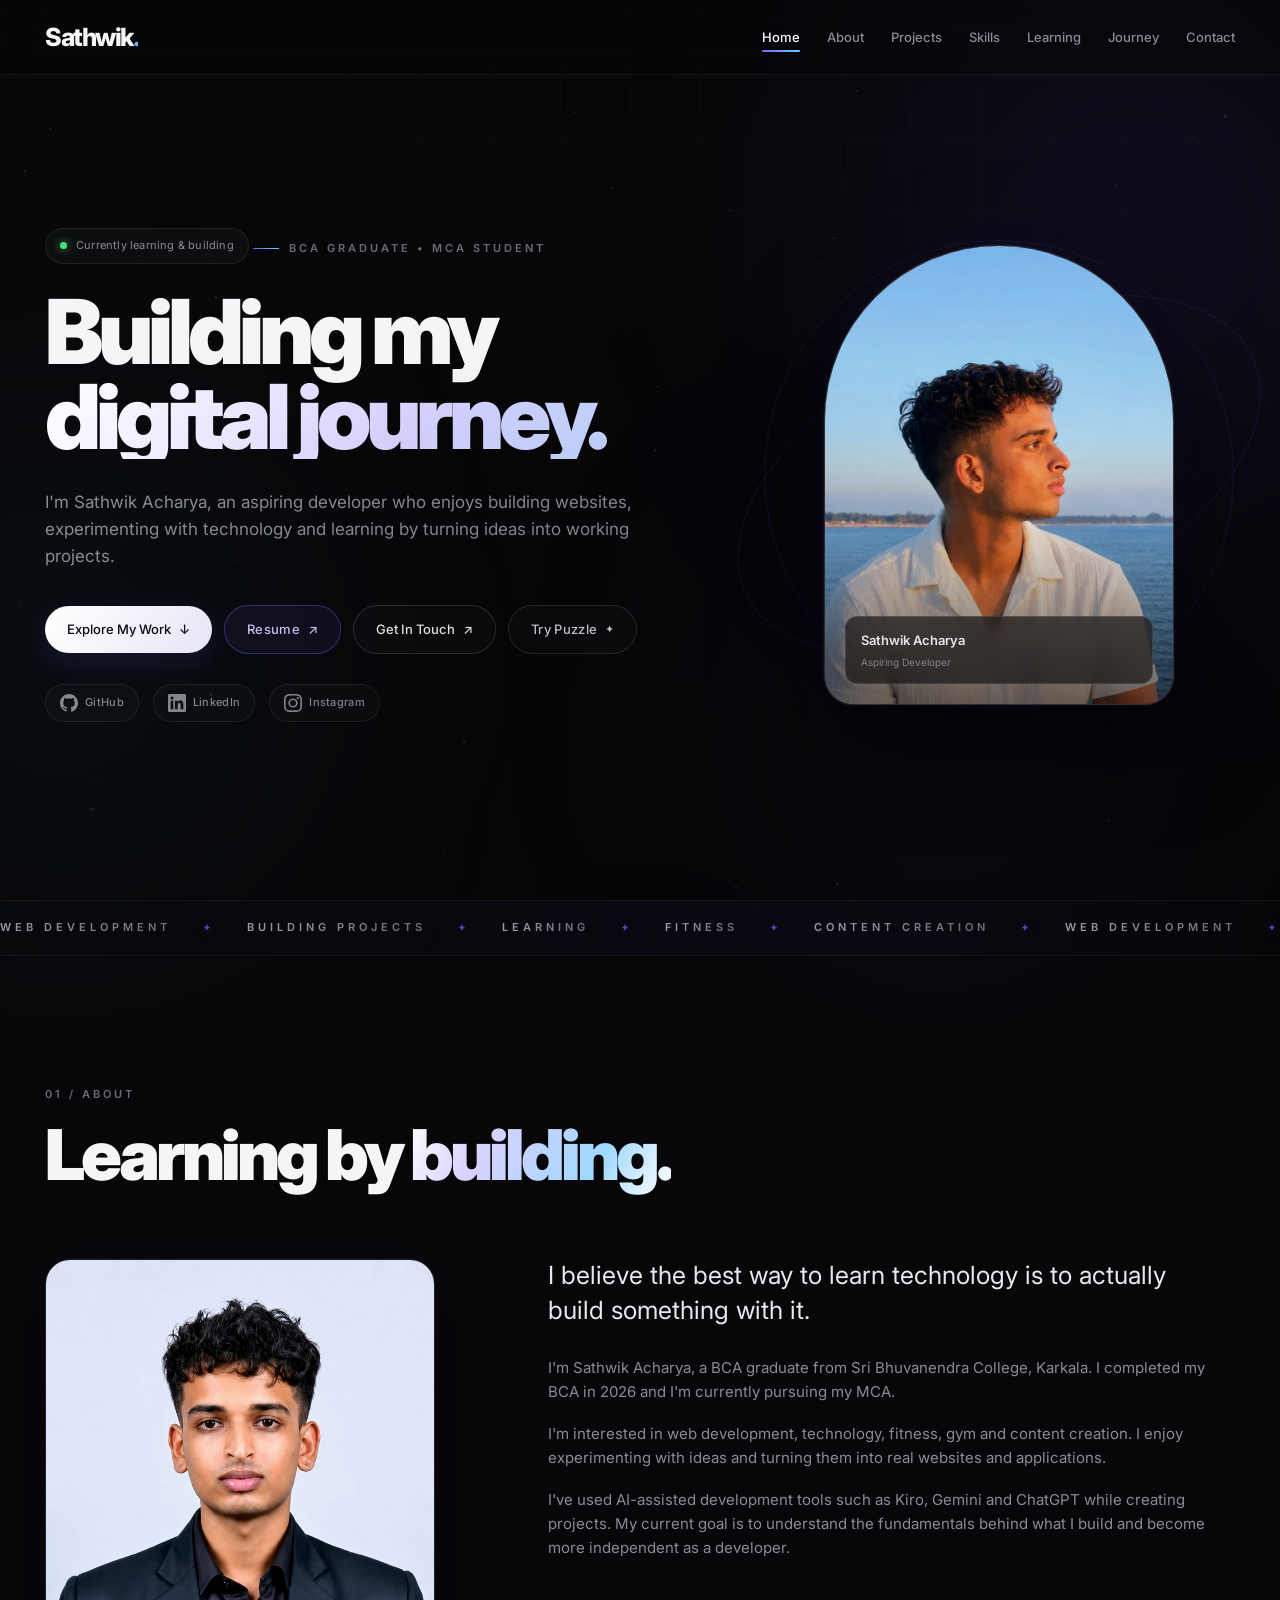
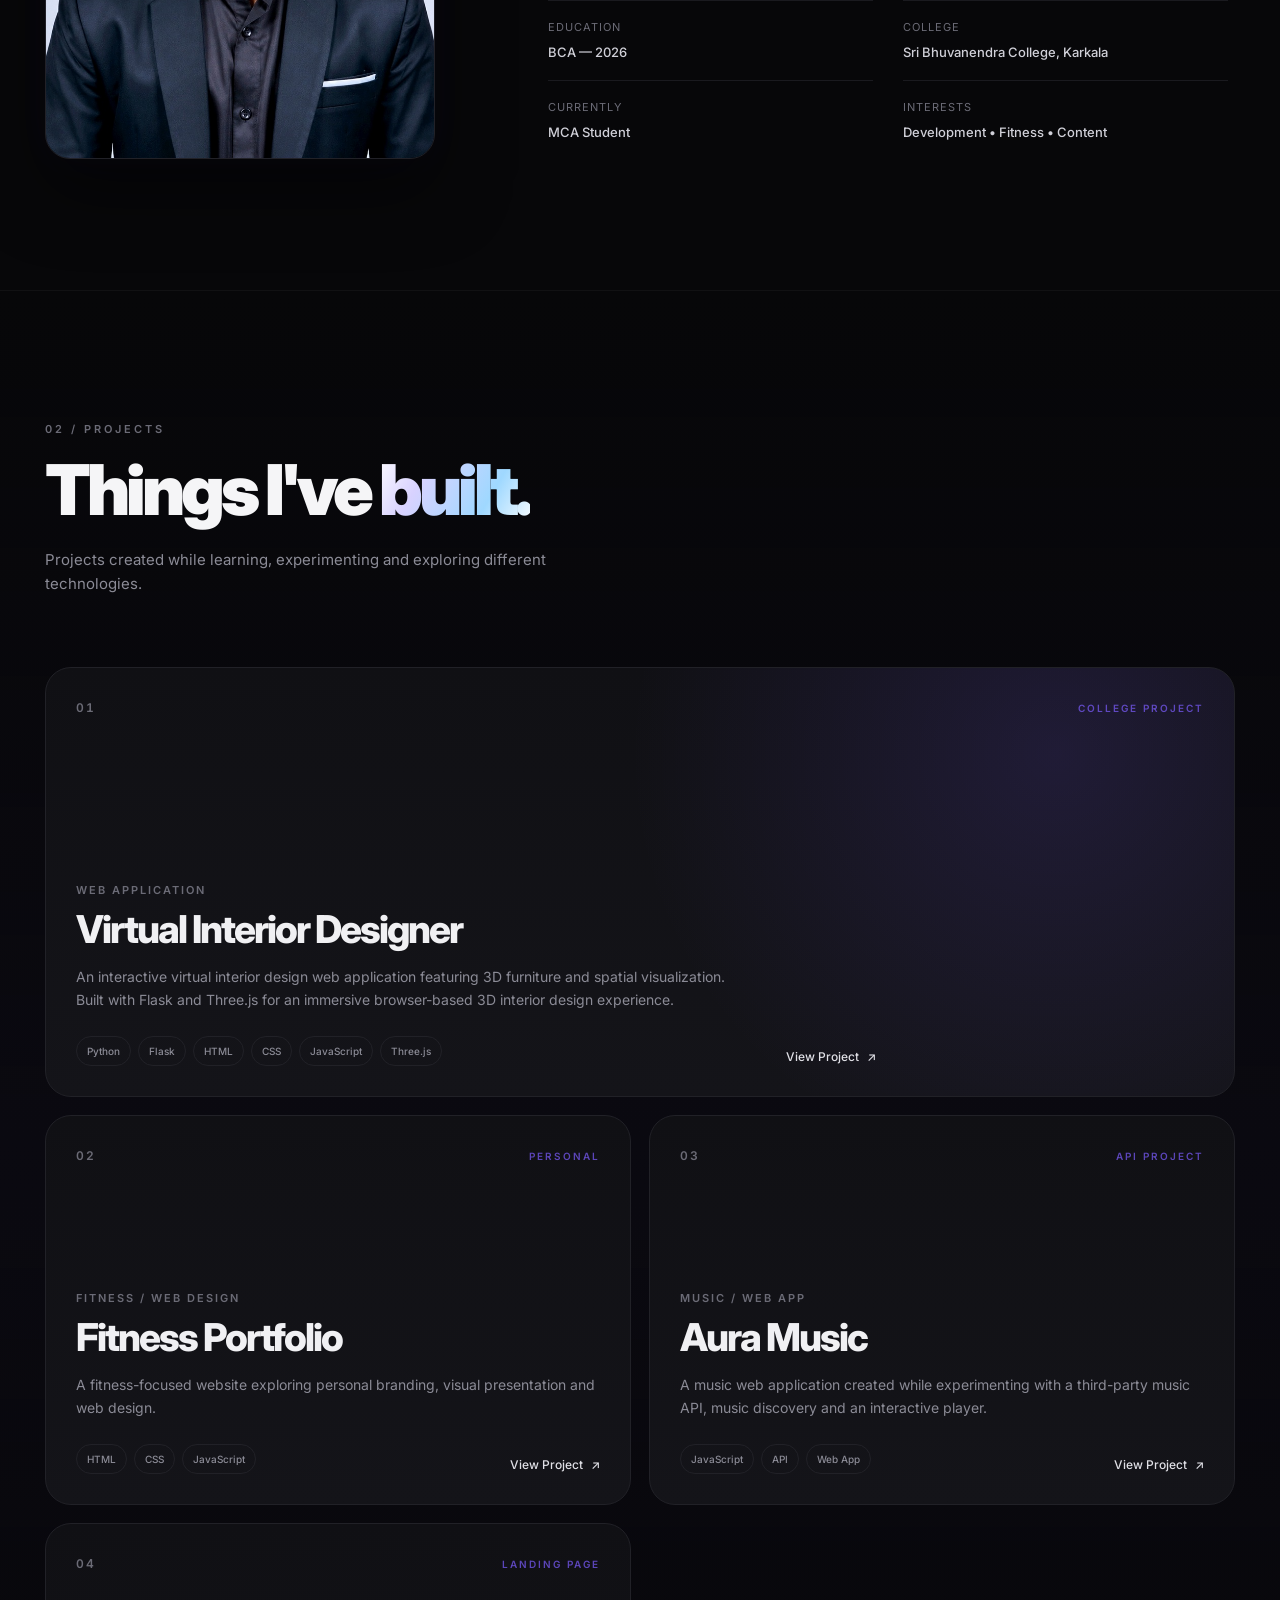
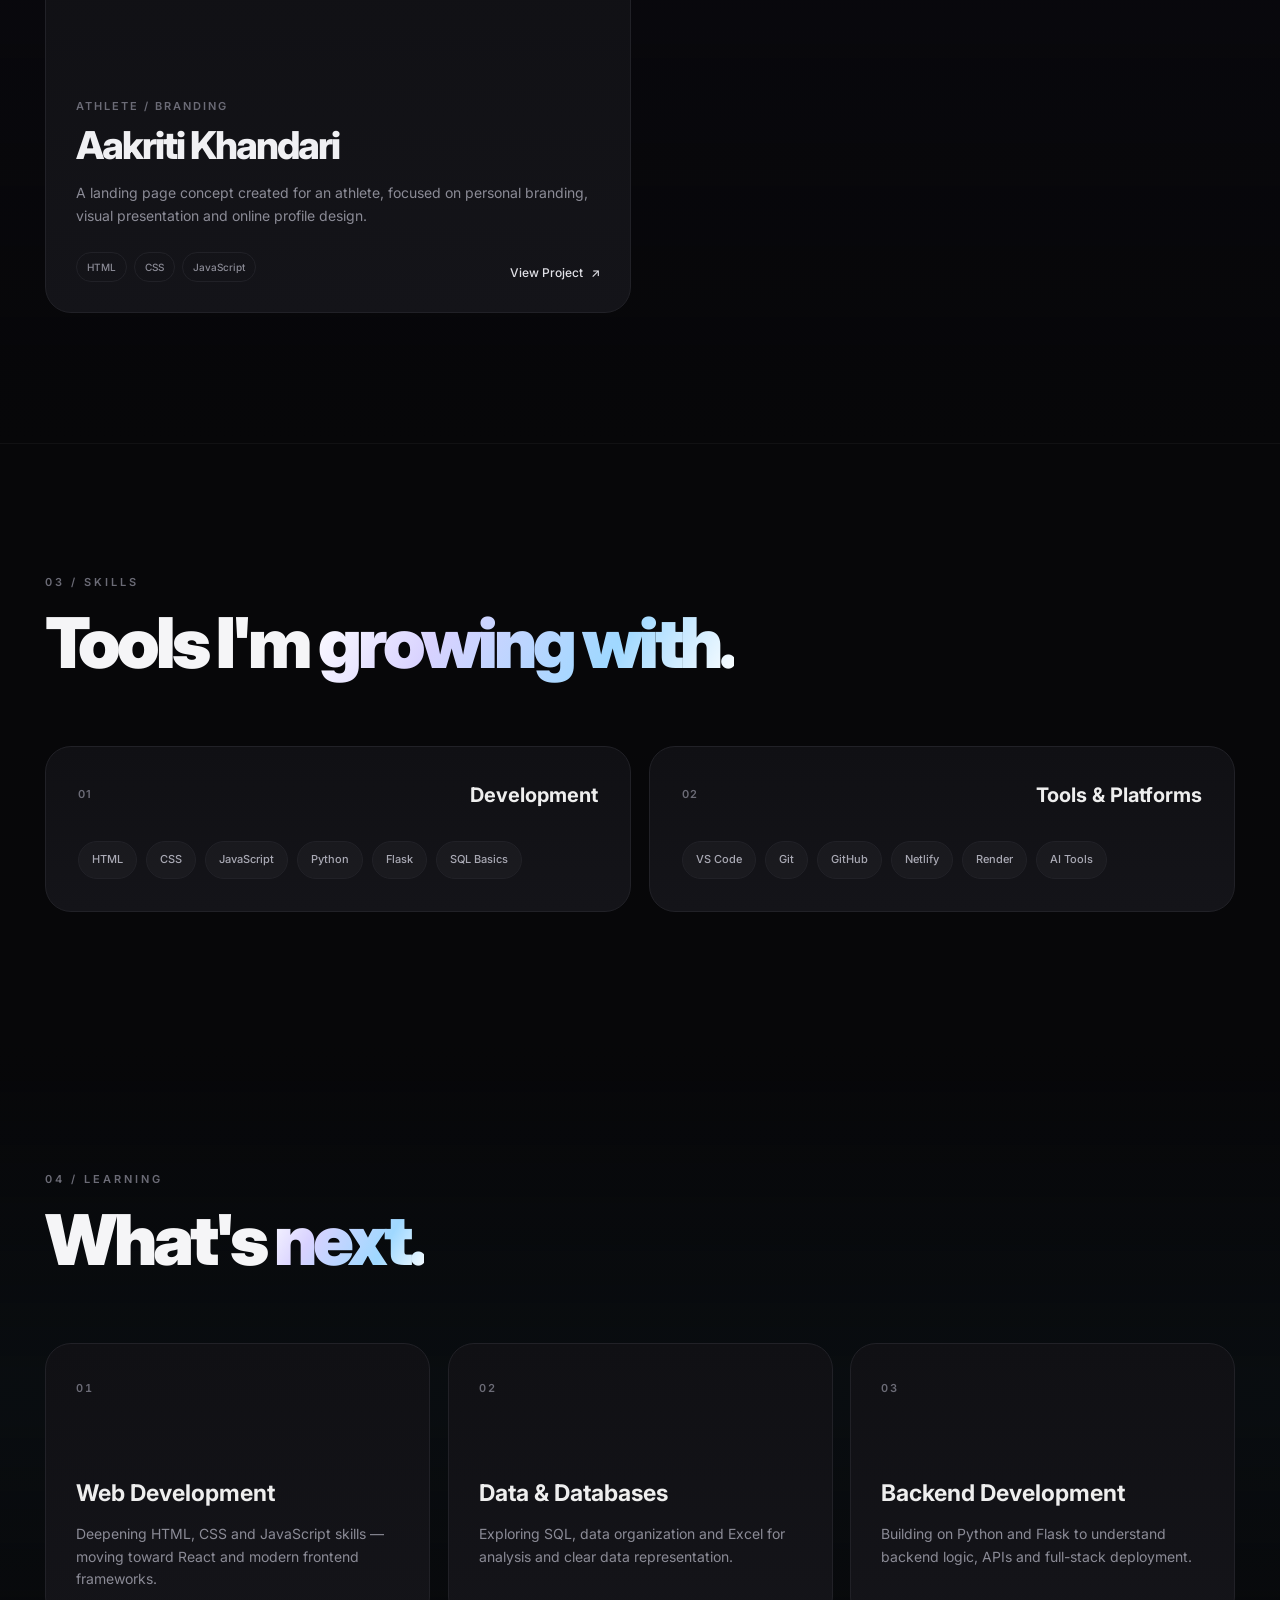
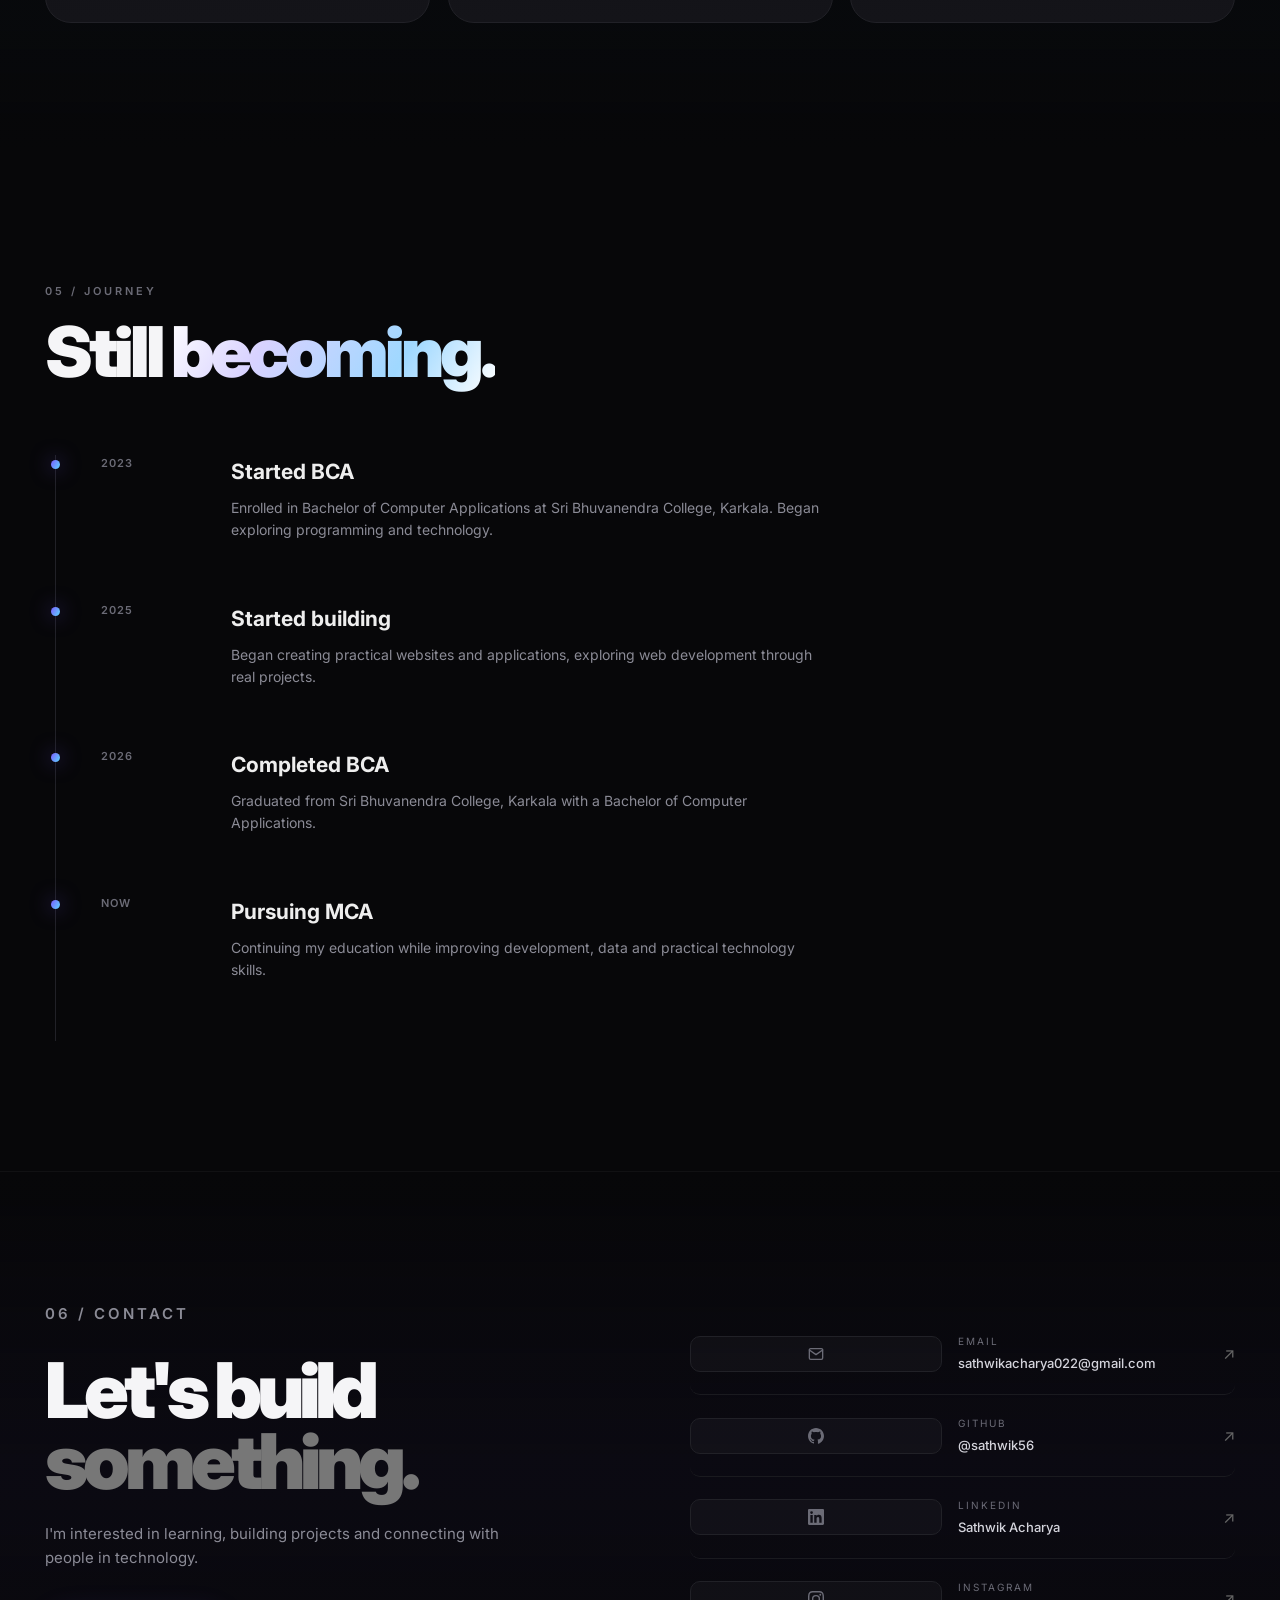
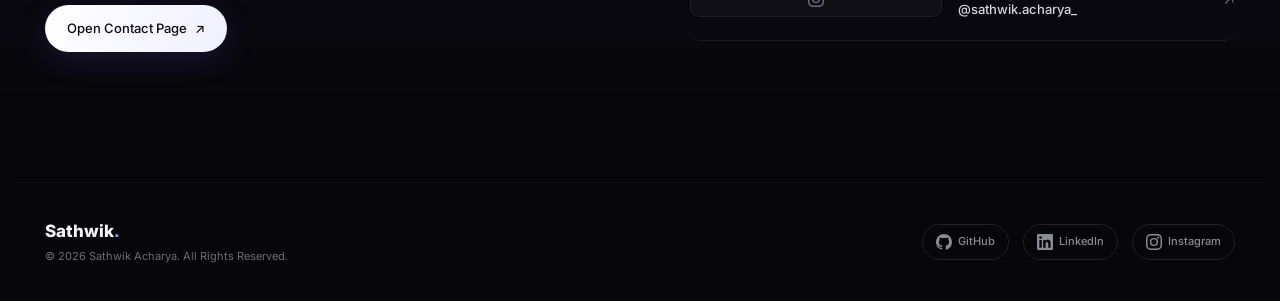
<file: index.html>
<!DOCTYPE html>
<html lang="en">

<head>
    <meta charset="UTF-8">
    <meta name="viewport" content="width=device-width, initial-scale=1.0">
    <meta name="description"
        content="Sathwik Acharya — BCA Graduate, MCA Student and aspiring developer building practical web projects.">
    <meta name="author" content="Sathwik Acharya">
    <meta property="og:title" content="Sathwik Acharya | Developer Portfolio">
    <meta property="og:description" content="Aspiring developer building practical web projects while learning.">
    <meta property="og:type" content="website">
    <meta property="og:url" content="https://sathwik56.github.io">
    <meta property="og:image" content="https://sathwik56.github.io/images/profile1.jpg">
    <meta property="og:image:width" content="1200">
    <meta property="og:image:height" content="630">
    <meta name="twitter:card" content="summary_large_image">
    <meta name="twitter:title" content="Sathwik Acharya | Developer Portfolio">
    <meta name="twitter:description" content="Aspiring developer building practical web projects while learning.">
    <meta name="twitter:image" content="https://sathwik56.github.io/images/profile1.jpg">
    <meta name="theme-color" content="#080808">
    <title>Sathwik Acharya | Developer Portfolio</title>
    <link rel="icon" type="image/jpeg" href="images/profile1.jpg">
    <link rel="preconnect" href="https://fonts.googleapis.com">
    <link rel="preconnect" href="https://fonts.gstatic.com" crossorigin>
    <link href="https://fonts.googleapis.com/css2?family=Inter:wght@300;400;500;600;700;800;900&display=swap"
        rel="stylesheet">
    <link rel="stylesheet" href="style.css">
</head>

<body>

    <!-- PAGE LOADER -->
    <div class="page-loader" id="page-loader" aria-hidden="true">
        <span>Loading...</span>
    </div>

    <!-- CURSOR DOT -->
    <div class="cursor-dot" id="cursor-dot" aria-hidden="true"></div>

    <!-- BACK TO TOP -->
    <button class="back-to-top" id="back-to-top" aria-label="Back to top">
        <svg width="18" height="18" viewBox="0 0 24 24" fill="none" stroke="currentColor"
            stroke-width="2.5" stroke-linecap="round" stroke-linejoin="round" aria-hidden="true">
            <polyline points="6 14 12 8 18 14" />
        </svg>
    </button>

    <!-- BACKGROUND -->
    <div class="background-grid" aria-hidden="true"></div>
    <div class="background-glow glow-one" aria-hidden="true"></div>
    <div class="background-glow glow-two" aria-hidden="true"></div>
    <div class="background-glow glow-three" aria-hidden="true"></div>
    <canvas class="bg-particles" id="bg-particles" aria-hidden="true"></canvas>

    <!-- NAVIGATION -->
    <header class="header" id="header">
        <nav class="navbar" role="navigation" aria-label="Main navigation">
            <a href="#home" class="logo" aria-label="Sathwik Acharya - Home">Sathwik<span>.</span></a>

            <button class="menu-toggle" id="menu-toggle" aria-label="Open menu" aria-expanded="false"
                aria-controls="nav-links">
                <span class="hamburger-line"></span>
                <span class="hamburger-line"></span>
                <span class="hamburger-line"></span>
            </button>

            <ul class="nav-links" id="nav-links" role="list">
                <li><a href="#home" data-section="home">Home</a></li>
                <li><a href="#about" data-section="about">About</a></li>
                <li><a href="#projects" data-section="projects">Projects</a></li>
                <li><a href="#skills" data-section="skills">Skills</a></li>
                <li><a href="#learning" data-section="learning">Learning</a></li>
                <li><a href="#journey" data-section="journey">Journey</a></li>
                <li><a href="#contact" data-section="contact">Contact</a></li>
            </ul>
        </nav>
    </header>

    <main>

        <!-- HERO -->
        <section id="home" class="hero">
            <div class="hero-content reveal">
                <div class="status-badge">
                    <span class="status-dot" aria-hidden="true"></span>
                    Currently learning &amp; building
                </div>

                <p class="eyebrow">BCA Graduate • MCA Student</p>

                <h1>
                    Building my
                    <span>digital journey.</span>
                </h1>

                <p class="hero-description">
                    I'm Sathwik Acharya, an aspiring developer who enjoys
                    building websites, experimenting with technology and
                    learning by turning ideas into working projects.
                </p>

                <div class="hero-buttons">
                    <a href="#projects" class="btn primary-btn">
                        Explore My Work <span aria-hidden="true">↓</span>
                    </a>
                    <a href="resume.pdf" target="_blank" rel="noopener noreferrer" class="btn accent-btn"
                        aria-label="View resume">
                        Resume <span aria-hidden="true">↗</span>
                    </a>
                    <a href="contact.html" class="btn secondary-btn">
                        Get In Touch <span aria-hidden="true">↗</span>
                    </a>
                    <a href="puzzle.html" class="btn puzzle-btn" aria-label="Try a puzzle game">
                        Try Puzzle <span aria-hidden="true">✦</span>
                    </a>
                </div>

                <div class="hero-socials">
                    <a href="https://github.com/sathwik56" target="_blank" rel="noopener noreferrer"
                        aria-label="GitHub profile" class="social-icon-link">
                        <svg width="18" height="18" viewBox="0 0 24 24" fill="currentColor" aria-hidden="true">
                            <path
                                d="M12 0C5.37 0 0 5.37 0 12c0 5.3 3.438 9.8 8.205 11.385.6.113.82-.258.82-.577 0-.285-.01-1.04-.015-2.04-3.338.724-4.042-1.61-4.042-1.61C4.422 18.07 3.633 17.7 3.633 17.7c-1.087-.744.084-.729.084-.729 1.205.084 1.838 1.236 1.838 1.236 1.07 1.835 2.809 1.305 3.495.998.108-.776.417-1.305.76-1.605-2.665-.3-5.466-1.332-5.466-5.93 0-1.31.465-2.38 1.235-3.22-.135-.303-.54-1.523.105-3.176 0 0 1.005-.322 3.3 1.23.96-.267 1.98-.399 3-.405 1.02.006 2.04.138 3 .405 2.28-1.552 3.285-1.23 3.285-1.23.645 1.653.24 2.873.12 3.176.765.84 1.23 1.91 1.23 3.22 0 4.61-2.805 5.625-5.475 5.92.42.36.81 1.096.81 2.22 0 1.606-.015 2.896-.015 3.286 0 .315.21.69.825.57C20.565 21.795 24 17.295 24 12c0-6.63-5.37-12-12-12" />
                        </svg>
                        <span>GitHub</span>
                    </a>
                    <a href="https://in.linkedin.com/in/sathwik-acharya-07447a357" target="_blank"
                        rel="noopener noreferrer" aria-label="LinkedIn profile" class="social-icon-link">
                        <svg width="18" height="18" viewBox="0 0 24 24" fill="currentColor" aria-hidden="true">
                            <path
                                d="M20.447 20.452h-3.554v-5.569c0-1.328-.027-3.037-1.852-3.037-1.853 0-2.136 1.445-2.136 2.939v5.667H9.351V9h3.414v1.561h.046c.477-.9 1.637-1.85 3.37-1.85 3.601 0 4.267 2.37 4.267 5.455v6.286zM5.337 7.433a2.062 2.062 0 01-2.063-2.065 2.064 2.064 0 112.063 2.065zm1.782 13.019H3.555V9h3.564v11.452zM22.225 0H1.771C.792 0 0 .774 0 1.729v20.542C0 23.227.792 24 1.771 24h20.451C23.2 24 24 23.227 24 22.271V1.729C24 .774 23.2 0 22.222 0h.003z" />
                        </svg>
                        <span>LinkedIn</span>
                    </a>
                    <a href="https://www.instagram.com/sathwik.acharya_/" target="_blank" rel="noopener noreferrer"
                        aria-label="Instagram profile" class="social-icon-link">
                        <svg width="18" height="18" viewBox="0 0 24 24" fill="currentColor" aria-hidden="true">
                            <path
                                d="M12 2.163c3.204 0 3.584.012 4.85.07 3.252.148 4.771 1.691 4.919 4.919.058 1.265.069 1.645.069 4.849 0 3.205-.012 3.584-.069 4.849-.149 3.225-1.664 4.771-4.919 4.919-1.266.058-1.644.07-4.85.07-3.204 0-3.584-.012-4.849-.07-3.26-.149-4.771-1.699-4.919-4.92-.058-1.265-.07-1.644-.07-4.849 0-3.204.013-3.583.07-4.849.149-3.227 1.664-4.771 4.919-4.919 1.266-.057 1.645-.069 4.849-.069zM12 0C8.741 0 8.333.014 7.053.072 2.695.272.273 2.69.073 7.052.014 8.333 0 8.741 0 12c0 3.259.014 3.668.072 4.948.2 4.358 2.618 6.78 6.98 6.98C8.333 23.986 8.741 24 12 24c3.259 0 3.668-.014 4.948-.072 4.354-.2 6.782-2.618 6.979-6.98.059-1.28.073-1.689.073-4.948 0-3.259-.014-3.667-.072-4.947-.196-4.354-2.617-6.78-6.979-6.98C15.668.014 15.259 0 12 0zm0 5.838a6.162 6.162 0 100 12.324 6.162 6.162 0 000-12.324zM12 16a4 4 0 110-8 4 4 0 010 8zm6.406-11.845a1.44 1.44 0 100 2.881 1.44 1.44 0 000-2.881z" />
                        </svg>
                        <span>Instagram</span>
                    </a>
                </div>
            </div>

            <div class="hero-visual reveal" id="hero-visual">
                <div class="hero-orbit orbit-one" aria-hidden="true"></div>
                <div class="hero-orbit orbit-two" aria-hidden="true"></div>
                <div class="hero-image-frame">
                    <img src="images/profile.jpg" alt="Sathwik Acharya — developer portrait" class="hero-image">
                    <div class="image-label" aria-hidden="true">
                        Sathwik Acharya
                        <span>Aspiring Developer</span>
                    </div>
                </div>
            </div>
        </section>

        <!-- MARQUEE -->
        <section class="marquee-section" aria-hidden="true">
            <div class="marquee">
                <span>WEB DEVELOPMENT</span><i>✦</i>
                <span>BUILDING PROJECTS</span><i>✦</i>
                <span>LEARNING</span><i>✦</i>
                <span>FITNESS</span><i>✦</i>
                <span>CONTENT CREATION</span><i>✦</i>
                <span>WEB DEVELOPMENT</span><i>✦</i>
                <span>BUILDING PROJECTS</span><i>✦</i>
                <span>LEARNING</span><i>✦</i>
            </div>
        </section>

        <!-- ABOUT -->
        <section id="about" class="section">
            <div class="section-heading reveal">
                <p class="section-label">01 / ABOUT</p>
                <h2>Learning by <span>building.</span></h2>
            </div>

            <div class="about-container">
                <div class="about-image reveal">
                    <img src="images/profile1.jpg" alt="Sathwik Acharya">
                </div>

                <div class="about-text reveal">
                    <p class="large-text">
                        I believe the best way to learn technology is to actually build something with it.
                    </p>
                    <p>
                        I'm Sathwik Acharya, a BCA graduate from Sri Bhuvanendra College, Karkala.
                        I completed my BCA in 2026 and I'm currently pursuing my MCA.
                    </p>
                    <p>
                        I'm interested in web development, technology, fitness, gym and content creation.
                        I enjoy experimenting with ideas and turning them into real websites and applications.
                    </p>
                    <p>
                        I've used AI-assisted development tools such as Kiro, Gemini and ChatGPT while creating
                        projects.
                        My current goal is to understand the fundamentals behind what I build and become more
                        independent as a developer.
                    </p>

                    <div class="about-details">
                        <div class="detail-item">
                            <span>Education</span>
                            <strong>BCA — 2026</strong>
                        </div>
                        <div class="detail-item">
                            <span>College</span>
                            <strong>Sri Bhuvanendra College, Karkala</strong>
                        </div>
                        <div class="detail-item">
                            <span>Currently</span>
                            <strong>MCA Student</strong>
                        </div>
                        <div class="detail-item">
                            <span>Interests</span>
                            <strong>Development • Fitness • Content</strong>
                        </div>
                    </div>
                </div>
            </div>
        </section>

        <!-- PROJECTS -->
        <section id="projects" class="section projects-section">
            <div class="section-heading reveal">
                <p class="section-label">02 / PROJECTS</p>
                <h2>Things I've <span>built.</span></h2>
                <p>Projects created while learning, experimenting and exploring different technologies.</p>
            </div>

            <div class="projects-grid">

                <!-- PROJECT 1 -->
                <article class="project-card featured-project reveal" tabindex="0">
                    <div class="project-top">
                        <span class="project-number">01</span>
                        <span class="project-type">COLLEGE PROJECT</span>
                    </div>
                    <div class="project-body">
                        <div>
                            <p class="project-category">Web Application</p>
                            <h3>Virtual Interior Designer</h3>
                            <p class="project-description">
                                An interactive virtual interior design web application featuring 3D furniture
                                and spatial visualization. Built with Flask and Three.js for an immersive
                                browser-based 3D interior design experience.
                            </p>
                        </div>
                        <div class="project-footer">
                            <div class="project-tags">
                                <span>Python</span>
                                <span>Flask</span>
                                <span>HTML</span>
                                <span>CSS</span>
                                <span>JavaScript</span>
                                <span>Three.js</span>
                            </div>
                            <a href="https://virtual-interior-designer-u5mt.onrender.com/" target="_blank"
                                rel="noopener noreferrer" class="project-link"
                                aria-label="View Virtual Interior Designer project">
                                View Project <span aria-hidden="true">↗</span>
                            </a>
                        </div>
                    </div>
                </article>

                <!-- PROJECT 2 -->
                <article class="project-card reveal" tabindex="0">
                    <div class="project-top">
                        <span class="project-number">02</span>
                        <span class="project-type">PERSONAL</span>
                    </div>
                    <div class="project-body">
                        <p class="project-category">Fitness / Web Design</p>
                        <h3>Fitness Portfolio</h3>
                        <p class="project-description">
                            A fitness-focused website exploring personal branding, visual presentation and web design.
                        </p>
                        <div class="project-footer">
                            <div class="project-tags">
                                <span>HTML</span>
                                <span>CSS</span>
                                <span>JavaScript</span>
                            </div>
                            <a href="https://zev-iron.netlify.app/" target="_blank" rel="noopener noreferrer"
                                class="project-link" aria-label="View Fitness Portfolio project">
                                View Project <span aria-hidden="true">↗</span>
                            </a>
                        </div>
                    </div>
                </article>

                <!-- PROJECT 3 -->
                <article class="project-card reveal" tabindex="0">
                    <div class="project-top">
                        <span class="project-number">03</span>
                        <span class="project-type">API PROJECT</span>
                    </div>
                    <div class="project-body">
                        <p class="project-category">Music / Web App</p>
                        <h3>Aura Music</h3>
                        <p class="project-description">
                            A music web application created while experimenting with a third-party music API,
                            music discovery and an interactive player.
                        </p>
                        <div class="project-footer">
                            <div class="project-tags">
                                <span>JavaScript</span>
                                <span>API</span>
                                <span>Web App</span>
                            </div>
                            <a href="https://auramusic-app.netlify.app/" target="_blank" rel="noopener noreferrer"
                                class="project-link" aria-label="View Aura Music project">
                                View Project <span aria-hidden="true">↗</span>
                            </a>
                        </div>
                    </div>
                </article>

                <!-- PROJECT 4 -->
                <article class="project-card reveal" tabindex="0">
                    <div class="project-top">
                        <span class="project-number">04</span>
                        <span class="project-type">LANDING PAGE</span>
                    </div>
                    <div class="project-body">
                        <p class="project-category">Athlete / Branding</p>
                        <h3>Aakriti Khandari</h3>
                        <p class="project-description">
                            A landing page concept created for an athlete, focused on personal branding,
                            visual presentation and online profile design.
                        </p>
                        <div class="project-footer">
                            <div class="project-tags">
                                <span>HTML</span>
                                <span>CSS</span>
                                <span>JavaScript</span>
                            </div>
                            <div class="project-links">
                                <a href="https://aakriti-official.netlify.app/" target="_blank"
                                    rel="noopener noreferrer" class="project-link"
                                    aria-label="View Aakriti Khandari project">
                                    View Project <span aria-hidden="true">↗</span>
                                </a>
                            </div>
                        </div>
                    </div>
                </article>

            </div>
        </section>

        <!-- SKILLS -->
        <section id="skills" class="section">
            <div class="section-heading reveal">
                <p class="section-label">03 / SKILLS</p>
                <h2>Tools I'm <span>growing with.</span></h2>
            </div>

            <div class="skills-container">
                <div class="skill-group reveal">
                    <div class="skill-group-header">
                        <span>01</span>
                        <h3>Development</h3>
                    </div>
                    <div class="skill-list">
                        <span>HTML</span>
                        <span>CSS</span>
                        <span>JavaScript</span>
                        <span>Python</span>
                        <span>Flask</span>
                        <span>SQL Basics</span>
                    </div>
                </div>

                <div class="skill-group reveal">
                    <div class="skill-group-header">
                        <span>02</span>
                        <h3>Tools &amp; Platforms</h3>
                    </div>
                    <div class="skill-list">
                        <span>VS Code</span>
                        <span>Git</span>
                        <span>GitHub</span>
                        <span>Netlify</span>
                        <span>Render</span>
                        <span>AI Tools</span>
                    </div>
                </div>
            </div>
        </section>

        <!-- LEARNING -->
        <section id="learning" class="section learning-section">
            <div class="section-heading reveal">
                <p class="section-label">04 / LEARNING</p>
                <h2>What's <span>next.</span></h2>
            </div>

            <div class="learning-grid">
                <article class="learning-card reveal">
                    <span class="learning-number">01</span>
                    <h3>Web Development</h3>
                    <p>Deepening HTML, CSS and JavaScript skills — moving toward React and modern frontend frameworks.
                    </p>
                </article>

                <article class="learning-card reveal">
                    <span class="learning-number">02</span>
                    <h3>Data &amp; Databases</h3>
                    <p>Exploring SQL, data organization and Excel for analysis and clear data representation.</p>
                </article>

                <article class="learning-card reveal">
                    <span class="learning-number">03</span>
                    <h3>Backend Development</h3>
                    <p>Building on Python and Flask to understand backend logic, APIs and full-stack deployment.</p>
                </article>
            </div>
        </section>

        <!-- JOURNEY -->
        <section id="journey" class="section">
            <div class="section-heading reveal">
                <p class="section-label">05 / JOURNEY</p>
                <h2>Still <span>becoming.</span></h2>
            </div>

            <div class="timeline">
                <div class="timeline-item reveal">
                    <span class="timeline-year">2023</span>
                    <div>
                        <h3>Started BCA</h3>
                        <p>Enrolled in Bachelor of Computer Applications at Sri Bhuvanendra College, Karkala. Began
                            exploring programming and technology.</p>
                    </div>
                </div>

                <div class="timeline-item reveal">
                    <span class="timeline-year">2025</span>
                    <div>
                        <h3>Started building</h3>
                        <p>Began creating practical websites and applications, exploring web development through real
                            projects.</p>
                    </div>
                </div>

                <div class="timeline-item reveal">
                    <span class="timeline-year">2026</span>
                    <div>
                        <h3>Completed BCA</h3>
                        <p>Graduated from Sri Bhuvanendra College, Karkala with a Bachelor of Computer Applications.</p>
                    </div>
                </div>

                <div class="timeline-item reveal">
                    <span class="timeline-year">NOW</span>
                    <div>
                        <h3>Pursuing MCA</h3>
                        <p>Continuing my education while improving development, data and practical technology skills.
                        </p>
                    </div>
                </div>
            </div>
        </section>

        <!-- CONTACT -->
        <section id="contact" class="section contact-section">
            <div class="contact-container reveal">
                <div class="contact-intro">
                    <p class="section-label">06 / CONTACT</p>
                    <h2>Let's build <span>something.</span></h2>
                    <p>I'm interested in learning, building projects and connecting with people in technology.</p>
                    <a href="contact.html" class="btn primary-btn contact-page-btn">
                        Open Contact Page <span aria-hidden="true">↗</span>
                    </a>
                </div>

                <div class="contact-links">
                    <a href="mailto:sathwikacharya022@gmail.com" aria-label="Send email to Sathwik">
                        <div class="contact-link-icon">
                            <svg width="16" height="16" viewBox="0 0 24 24" fill="none" stroke="currentColor"
                                stroke-width="2" stroke-linecap="round" stroke-linejoin="round" aria-hidden="true">
                                <path d="M4 4h16c1.1 0 2 .9 2 2v12c0 1.1-.9 2-2 2H4c-1.1 0-2-.9-2-2V6c0-1.1.9-2 2-2z" />
                                <polyline points="22,6 12,13 2,6" />
                            </svg>
                        </div>
                        <div>
                            <span>Email</span>
                            <strong>sathwikacharya022@gmail.com</strong>
                        </div>
                        <span class="contact-arrow" aria-hidden="true">↗</span>
                    </a>

                    <a href="https://github.com/sathwik56" target="_blank" rel="noopener noreferrer"
                        aria-label="Visit GitHub profile">
                        <div class="contact-link-icon">
                            <svg width="16" height="16" viewBox="0 0 24 24" fill="currentColor" aria-hidden="true">
                                <path
                                    d="M12 0C5.37 0 0 5.37 0 12c0 5.3 3.438 9.8 8.205 11.385.6.113.82-.258.82-.577 0-.285-.01-1.04-.015-2.04-3.338.724-4.042-1.61-4.042-1.61C4.422 18.07 3.633 17.7 3.633 17.7c-1.087-.744.084-.729.084-.729 1.205.084 1.838 1.236 1.838 1.236 1.07 1.835 2.809 1.305 3.495.998.108-.776.417-1.305.76-1.605-2.665-.3-5.466-1.332-5.466-5.93 0-1.31.465-2.38 1.235-3.22-.135-.303-.54-1.523.105-3.176 0 0 1.005-.322 3.3 1.23.96-.267 1.98-.399 3-.405 1.02.006 2.04.138 3 .405 2.28-1.552 3.285-1.23 3.285-1.23.645 1.653.24 2.873.12 3.176.765.84 1.23 1.91 1.23 3.22 0 4.61-2.805 5.625-5.475 5.92.42.36.81 1.096.81 2.22 0 1.606-.015 2.896-.015 3.286 0 .315.21.69.825.57C20.565 21.795 24 17.295 24 12c0-6.63-5.37-12-12-12" />
                            </svg>
                        </div>
                        <div>
                            <span>GitHub</span>
                            <strong>@sathwik56</strong>
                        </div>
                        <span class="contact-arrow" aria-hidden="true">↗</span>
                    </a>

                    <a href="https://in.linkedin.com/in/sathwik-acharya-07447a357" target="_blank"
                        rel="noopener noreferrer" aria-label="Visit LinkedIn profile">
                        <div class="contact-link-icon">
                            <svg width="16" height="16" viewBox="0 0 24 24" fill="currentColor" aria-hidden="true">
                                <path
                                    d="M20.447 20.452h-3.554v-5.569c0-1.328-.027-3.037-1.852-3.037-1.853 0-2.136 1.445-2.136 2.939v5.667H9.351V9h3.414v1.561h.046c.477-.9 1.637-1.85 3.37-1.85 3.601 0 4.267 2.37 4.267 5.455v6.286zM5.337 7.433a2.062 2.062 0 01-2.063-2.065 2.064 2.064 0 112.063 2.065zm1.782 13.019H3.555V9h3.564v11.452zM22.225 0H1.771C.792 0 0 .774 0 1.729v20.542C0 23.227.792 24 1.771 24h20.451C23.2 24 24 23.227 24 22.271V1.729C24 .774 23.2 0 22.222 0h.003z" />
                            </svg>
                        </div>
                        <div>
                            <span>LinkedIn</span>
                            <strong>Sathwik Acharya</strong>
                        </div>
                        <span class="contact-arrow" aria-hidden="true">↗</span>
                    </a>

                    <a href="https://www.instagram.com/sathwik.acharya_/" target="_blank" rel="noopener noreferrer"
                        aria-label="Visit Instagram profile">
                        <div class="contact-link-icon">
                            <svg width="16" height="16" viewBox="0 0 24 24" fill="currentColor" aria-hidden="true">
                                <path
                                    d="M12 2.163c3.204 0 3.584.012 4.85.07 3.252.148 4.771 1.691 4.919 4.919.058 1.265.069 1.645.069 4.849 0 3.205-.012 3.584-.069 4.849-.149 3.225-1.664 4.771-4.919 4.919-1.266.058-1.644.07-4.85.07-3.204 0-3.584-.012-4.849-.07-3.26-.149-4.771-1.699-4.919-4.92-.058-1.265-.07-1.644-.07-4.849 0-3.204.013-3.583.07-4.849.149-3.227 1.664-4.771 4.919-4.919 1.266-.057 1.645-.069 4.849-.069zM12 0C8.741 0 8.333.014 7.053.072 2.695.272.273 2.69.073 7.052.014 8.333 0 8.741 0 12c0 3.259.014 3.668.072 4.948.2 4.358 2.618 6.78 6.98 6.98C8.333 23.986 8.741 24 12 24c3.259 0 3.668-.014 4.948-.072 4.354-.2 6.782-2.618 6.979-6.98.059-1.28.073-1.689.073-4.948 0-3.259-.014-3.667-.072-4.947-.196-4.354-2.617-6.78-6.979-6.98C15.668.014 15.259 0 12 0zm0 5.838a6.162 6.162 0 100 12.324 6.162 6.162 0 000-12.324zM12 16a4 4 0 110-8 4 4 0 010 8zm6.406-11.845a1.44 1.44 0 100 2.881 1.44 1.44 0 000-2.881z" />
                            </svg>
                        </div>
                        <div>
                            <span>Instagram</span>
                            <strong>@sathwik.acharya_</strong>
                        </div>
                        <span class="contact-arrow" aria-hidden="true">↗</span>
                    </a>
                </div>
            </div>
        </section>

    </main>

    <!-- FOOTER -->
    <footer class="footer">
        <div>
            <strong>Sathwik<span>.</span></strong>
            <p>&copy; 2026 Sathwik Acharya. All Rights Reserved.</p>
        </div>
        <div class="footer-links">
            <a href="https://github.com/sathwik56" target="_blank" rel="noopener noreferrer" aria-label="GitHub"
                class="footer-icon-link">
                <svg width="16" height="16" viewBox="0 0 24 24" fill="currentColor" aria-hidden="true">
                    <path
                        d="M12 0C5.37 0 0 5.37 0 12c0 5.3 3.438 9.8 8.205 11.385.6.113.82-.258.82-.577 0-.285-.01-1.04-.015-2.04-3.338.724-4.042-1.61-4.042-1.61C4.422 18.07 3.633 17.7 3.633 17.7c-1.087-.744.084-.729.084-.729 1.205.084 1.838 1.236 1.838 1.236 1.07 1.835 2.809 1.305 3.495.998.108-.776.417-1.305.76-1.605-2.665-.3-5.466-1.332-5.466-5.93 0-1.31.465-2.38 1.235-3.22-.135-.303-.54-1.523.105-3.176 0 0 1.005-.322 3.3 1.23.96-.267 1.98-.399 3-.405 1.02.006 2.04.138 3 .405 2.28-1.552 3.285-1.23 3.285-1.23.645 1.653.24 2.873.12 3.176.765.84 1.23 1.91 1.23 3.22 0 4.61-2.805 5.625-5.475 5.92.42.36.81 1.096.81 2.22 0 1.606-.015 2.896-.015 3.286 0 .315.21.69.825.57C20.565 21.795 24 17.295 24 12c0-6.63-5.37-12-12-12" />
                </svg>
                <span>GitHub</span>
            </a>
            <a href="https://in.linkedin.com/in/sathwik-acharya-07447a357" target="_blank" rel="noopener noreferrer"
                aria-label="LinkedIn" class="footer-icon-link">
                <svg width="16" height="16" viewBox="0 0 24 24" fill="currentColor" aria-hidden="true">
                    <path
                        d="M20.447 20.452h-3.554v-5.569c0-1.328-.027-3.037-1.852-3.037-1.853 0-2.136 1.445-2.136 2.939v5.667H9.351V9h3.414v1.561h.046c.477-.9 1.637-1.85 3.37-1.85 3.601 0 4.267 2.37 4.267 5.455v6.286zM5.337 7.433a2.062 2.062 0 01-2.063-2.065 2.064 2.064 0 112.063 2.065zm1.782 13.019H3.555V9h3.564v11.452zM22.225 0H1.771C.792 0 0 .774 0 1.729v20.542C0 23.227.792 24 1.771 24h20.451C23.2 24 24 23.227 24 22.271V1.729C24 .774 23.2 0 22.222 0h.003z" />
                </svg>
                <span>LinkedIn</span>
            </a>
            <a href="https://www.instagram.com/sathwik.acharya_/" target="_blank" rel="noopener noreferrer"
                aria-label="Instagram" class="footer-icon-link">
                <svg width="16" height="16" viewBox="0 0 24 24" fill="currentColor" aria-hidden="true">
                    <path
                        d="M12 2.163c3.204 0 3.584.012 4.85.07 3.252.148 4.771 1.691 4.919 4.919.058 1.265.069 1.645.069 4.849 0 3.205-.012 3.584-.069 4.849-.149 3.225-1.664 4.771-4.919 4.919-1.266.058-1.644.07-4.85.07-3.204 0-3.584-.012-4.849-.07-3.26-.149-4.771-1.699-4.919-4.92-.058-1.265-.07-1.644-.07-4.849 0-3.204.013-3.583.07-4.849.149-3.227 1.664-4.771 4.919-4.919 1.266-.057 1.645-.069 4.849-.069zM12 0C8.741 0 8.333.014 7.053.072 2.695.272.273 2.69.073 7.052.014 8.333 0 8.741 0 12c0 3.259.014 3.668.072 4.948.2 4.358 2.618 6.78 6.98 6.98C8.333 23.986 8.741 24 12 24c3.259 0 3.668-.014 4.948-.072 4.354-.2 6.782-2.618 6.979-6.98.059-1.28.073-1.689.073-4.948 0-3.259-.014-3.667-.072-4.947-.196-4.354-2.617-6.78-6.979-6.98C15.668.014 15.259 0 12 0zm0 5.838a6.162 6.162 0 100 12.324 6.162 6.162 0 000-12.324zM12 16a4 4 0 110-8 4 4 0 010 8zm6.406-11.845a1.44 1.44 0 100 2.881 1.44 1.44 0 000-2.881z" />
                </svg>
                <span>Instagram</span>
            </a>
        </div>
    </footer>

    <script src="script.js"></script>
</body>

</html>
</file>
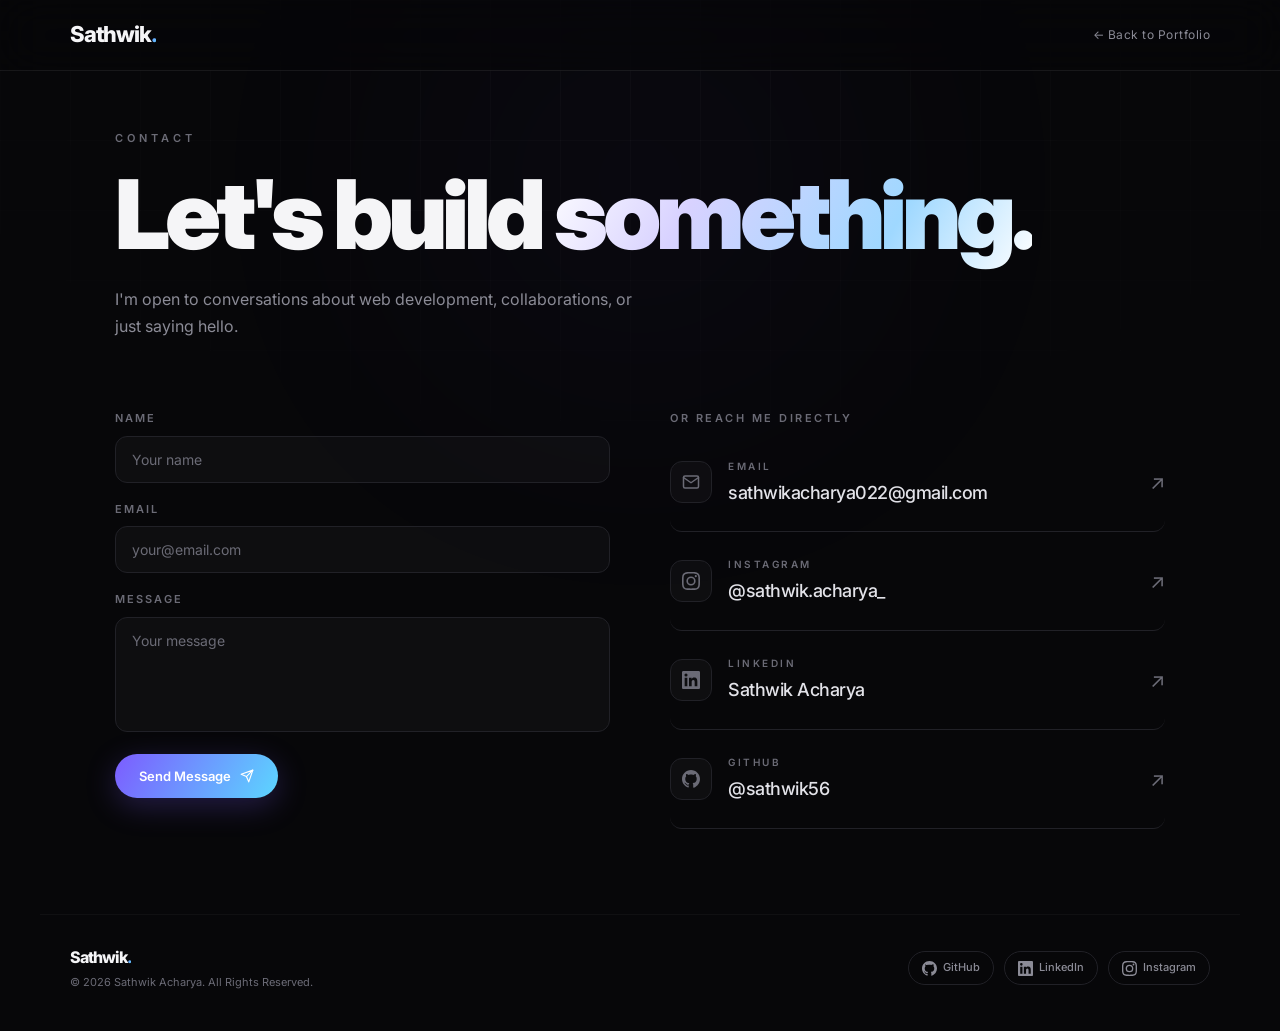
<file: contact.html>
<!DOCTYPE html>
<html lang="en">

<head>
    <meta charset="UTF-8">
    <meta name="viewport" content="width=device-width, initial-scale=1.0">
    <meta name="description"
        content="Get in touch with Sathwik Acharya — aspiring developer open to collaborations and conversations.">
    <meta name="author" content="Sathwik Acharya">
    <meta property="og:title" content="Contact — Sathwik Acharya">
    <meta property="og:description" content="Get in touch with Sathwik Acharya — aspiring developer.">
    <meta property="og:type" content="website">
    <meta property="og:image" content="https://sathwik56.github.io/images/profile1.jpg">
    <meta name="twitter:card" content="summary_large_image">
    <meta name="twitter:image" content="https://sathwik56.github.io/images/profile1.jpg">
    <meta name="theme-color" content="#080808">
    <title>Contact — Sathwik Acharya</title>
    <link rel="icon" type="image/jpeg" href="images/profile1.jpg">
    <link rel="preconnect" href="https://fonts.googleapis.com">
    <link rel="preconnect" href="https://fonts.gstatic.com" crossorigin>
    <link href="https://fonts.googleapis.com/css2?family=Inter:wght@300;400;500;600;700;800;900&display=swap"
        rel="stylesheet">
    <link rel="stylesheet" href="contact.css">
</head>

<body>

    <div class="bg-grid" aria-hidden="true"></div>
    <div class="bg-glow" aria-hidden="true"></div>

    <!-- NAV -->
    <header class="c-header">
        <nav class="c-nav">
            <a href="index.html" class="c-logo" aria-label="Back to portfolio">
                Sathwik<span>.</span>
            </a>
            <a href="index.html" class="c-back-link" aria-label="Back to portfolio">
                ← Back to Portfolio
            </a>
        </nav>
    </header>

    <main class="c-main">

        <div class="c-content">

            <!-- Heading -->
            <div class="c-heading reveal">
                <p class="c-label">CONTACT</p>
                <h1>Let's build <span>something.</span></h1>
                <p class="c-subtitle">
                    I'm open to conversations about web development,
                    collaborations, or just saying hello.
                </p>
            </div>

            <!-- Two column layout: form + links -->
            <div class="c-grid reveal">

                <!-- Contact Form -->
                <div class="c-form-wrap">
                    <form class="c-form" id="contact-form" novalidate>
                        <div class="c-field">
                            <label for="cf-name">Name</label>
                            <input type="text" id="cf-name" name="name" placeholder="Your name" autocomplete="name"
                                required>
                        </div>
                        <div class="c-field">
                            <label for="cf-email">Email</label>
                            <input type="email" id="cf-email" name="email" placeholder="your@email.com"
                                autocomplete="email" required>
                        </div>
                        <div class="c-field">
                            <label for="cf-message">Message</label>
                            <textarea id="cf-message" name="message" rows="5" placeholder="Your message"
                                required></textarea>
                        </div>
                        <button type="submit" class="c-submit" id="cf-submit">
                            <span id="cf-btn-text">Send Message</span>
                            <svg width="14" height="14" viewBox="0 0 24 24" fill="none" stroke="currentColor"
                                stroke-width="2" stroke-linecap="round" stroke-linejoin="round" aria-hidden="true">
                                <line x1="22" y1="2" x2="11" y2="13" />
                                <polygon points="22 2 15 22 11 13 2 9 22 2" />
                            </svg>
                        </button>
                        <p class="c-form-note" id="cf-note" aria-live="polite"></p>
                    </form>
                </div>

                <!-- Contact links -->
                <div class="c-links-col">
                    <p class="c-links-title">Or reach me directly</p>

                    <a href="mailto:sathwikacharya022@gmail.com" class="c-item" aria-label="Send email">
                        <div class="c-item-icon">
                            <svg width="18" height="18" viewBox="0 0 24 24" fill="none" stroke="currentColor"
                                stroke-width="2" stroke-linecap="round" stroke-linejoin="round" aria-hidden="true">
                                <path d="M4 4h16c1.1 0 2 .9 2 2v12c0 1.1-.9 2-2 2H4c-1.1 0-2-.9-2-2V6c0-1.1.9-2 2-2z" />
                                <polyline points="22,6 12,13 2,6" />
                            </svg>
                        </div>
                        <div class="c-item-left">
                            <span class="c-item-label">Email</span>
                            <strong class="c-item-value">sathwikacharya022@gmail.com</strong>
                        </div>
                        <span class="c-arrow" aria-hidden="true">↗</span>
                    </a>

                    <a href="https://www.instagram.com/sathwik.acharya_/" target="_blank" rel="noopener noreferrer"
                        class="c-item" aria-label="Open Instagram profile">
                        <div class="c-item-icon">
                            <svg width="18" height="18" viewBox="0 0 24 24" fill="currentColor" aria-hidden="true">
                                <path
                                    d="M12 2.163c3.204 0 3.584.012 4.85.07 3.252.148 4.771 1.691 4.919 4.919.058 1.265.069 1.645.069 4.849 0 3.205-.012 3.584-.069 4.849-.149 3.225-1.664 4.771-4.919 4.919-1.266.058-1.644.07-4.85.07-3.204 0-3.584-.012-4.849-.07-3.26-.149-4.771-1.699-4.919-4.92-.058-1.265-.07-1.644-.07-4.849 0-3.204.013-3.583.07-4.849.149-3.227 1.664-4.771 4.919-4.919 1.266-.057 1.645-.069 4.849-.069zM12 0C8.741 0 8.333.014 7.053.072 2.695.272.273 2.69.073 7.052.014 8.333 0 8.741 0 12c0 3.259.014 3.668.072 4.948.2 4.358 2.618 6.78 6.98 6.98C8.333 23.986 8.741 24 12 24c3.259 0 3.668-.014 4.948-.072 4.354-.2 6.782-2.618 6.979-6.98.059-1.28.073-1.689.073-4.948 0-3.259-.014-3.667-.072-4.947-.196-4.354-2.617-6.78-6.979-6.98C15.668.014 15.259 0 12 0zm0 5.838a6.162 6.162 0 100 12.324 6.162 6.162 0 000-12.324zM12 16a4 4 0 110-8 4 4 0 010 8zm6.406-11.845a1.44 1.44 0 100 2.881 1.44 1.44 0 000-2.881z" />
                            </svg>
                        </div>
                        <div class="c-item-left">
                            <span class="c-item-label">Instagram</span>
                            <strong class="c-item-value">@sathwik.acharya_</strong>
                        </div>
                        <span class="c-arrow" aria-hidden="true">↗</span>
                    </a>

                    <a href="https://in.linkedin.com/in/sathwik-acharya-07447a357" target="_blank"
                        rel="noopener noreferrer" class="c-item" aria-label="Open LinkedIn profile">
                        <div class="c-item-icon">
                            <svg width="18" height="18" viewBox="0 0 24 24" fill="currentColor" aria-hidden="true">
                                <path
                                    d="M20.447 20.452h-3.554v-5.569c0-1.328-.027-3.037-1.852-3.037-1.853 0-2.136 1.445-2.136 2.939v5.667H9.351V9h3.414v1.561h.046c.477-.9 1.637-1.85 3.37-1.85 3.601 0 4.267 2.37 4.267 5.455v6.286zM5.337 7.433a2.062 2.062 0 01-2.063-2.065 2.064 2.064 0 112.063 2.065zm1.782 13.019H3.555V9h3.564v11.452zM22.225 0H1.771C.792 0 0 .774 0 1.729v20.542C0 23.227.792 24 1.771 24h20.451C23.2 24 24 23.227 24 22.271V1.729C24 .774 23.2 0 22.222 0h.003z" />
                            </svg>
                        </div>
                        <div class="c-item-left">
                            <span class="c-item-label">LinkedIn</span>
                            <strong class="c-item-value">Sathwik Acharya</strong>
                        </div>
                        <span class="c-arrow" aria-hidden="true">↗</span>
                    </a>

                    <a href="https://github.com/sathwik56" target="_blank" rel="noopener noreferrer" class="c-item"
                        aria-label="Open GitHub profile">
                        <div class="c-item-icon">
                            <svg width="18" height="18" viewBox="0 0 24 24" fill="currentColor" aria-hidden="true">
                                <path
                                    d="M12 0C5.37 0 0 5.37 0 12c0 5.3 3.438 9.8 8.205 11.385.6.113.82-.258.82-.577 0-.285-.01-1.04-.015-2.04-3.338.724-4.042-1.61-4.042-1.61C4.422 18.07 3.633 17.7 3.633 17.7c-1.087-.744.084-.729.084-.729 1.205.084 1.838 1.236 1.838 1.236 1.07 1.835 2.809 1.305 3.495.998.108-.776.417-1.305.76-1.605-2.665-.3-5.466-1.332-5.466-5.93 0-1.31.465-2.38 1.235-3.22-.135-.303-.54-1.523.105-3.176 0 0 1.005-.322 3.3 1.23.96-.267 1.98-.399 3-.405 1.02.006 2.04.138 3 .405 2.28-1.552 3.285-1.23 3.285-1.23.645 1.653.24 2.873.12 3.176.765.84 1.23 1.91 1.23 3.22 0 4.61-2.805 5.625-5.475 5.92.42.36.81 1.096.81 2.22 0 1.606-.015 2.896-.015 3.286 0 .315.21.69.825.57C20.565 21.795 24 17.295 24 12c0-6.63-5.37-12-12-12" />
                            </svg>
                        </div>
                        <div class="c-item-left">
                            <span class="c-item-label">GitHub</span>
                            <strong class="c-item-value">@sathwik56</strong>
                        </div>
                        <span class="c-arrow" aria-hidden="true">↗</span>
                    </a>

                </div>
            </div>

        </div>

    </main>

    <!-- FOOTER -->
    <footer class="c-page-footer">
        <div class="c-page-footer-left">
            <strong>Sathwik<span>.</span></strong>
            <p>&copy; 2026 Sathwik Acharya. All Rights Reserved.</p>
        </div>
        <div class="c-page-footer-links">
            <a href="https://github.com/sathwik56" target="_blank" rel="noopener noreferrer" aria-label="GitHub">
                <svg width="15" height="15" viewBox="0 0 24 24" fill="currentColor" aria-hidden="true">
                    <path
                        d="M12 0C5.37 0 0 5.37 0 12c0 5.3 3.438 9.8 8.205 11.385.6.113.82-.258.82-.577 0-.285-.01-1.04-.015-2.04-3.338.724-4.042-1.61-4.042-1.61C4.422 18.07 3.633 17.7 3.633 17.7c-1.087-.744.084-.729.084-.729 1.205.084 1.838 1.236 1.838 1.236 1.07 1.835 2.809 1.305 3.495.998.108-.776.417-1.305.76-1.605-2.665-.3-5.466-1.332-5.466-5.93 0-1.31.465-2.38 1.235-3.22-.135-.303-.54-1.523.105-3.176 0 0 1.005-.322 3.3 1.23.96-.267 1.98-.399 3-.405 1.02.006 2.04.138 3 .405 2.28-1.552 3.285-1.23 3.285-1.23.645 1.653.24 2.873.12 3.176.765.84 1.23 1.91 1.23 3.22 0 4.61-2.805 5.625-5.475 5.92.42.36.81 1.096.81 2.22 0 1.606-.015 2.896-.015 3.286 0 .315.21.69.825.57C20.565 21.795 24 17.295 24 12c0-6.63-5.37-12-12-12" />
                </svg>
                <span>GitHub</span>
            </a>
            <a href="https://in.linkedin.com/in/sathwik-acharya-07447a357" target="_blank" rel="noopener noreferrer"
                aria-label="LinkedIn">
                <svg width="15" height="15" viewBox="0 0 24 24" fill="currentColor" aria-hidden="true">
                    <path
                        d="M20.447 20.452h-3.554v-5.569c0-1.328-.027-3.037-1.852-3.037-1.853 0-2.136 1.445-2.136 2.939v5.667H9.351V9h3.414v1.561h.046c.477-.9 1.637-1.85 3.37-1.85 3.601 0 4.267 2.37 4.267 5.455v6.286zM5.337 7.433a2.062 2.062 0 01-2.063-2.065 2.064 2.064 0 112.063 2.065zm1.782 13.019H3.555V9h3.564v11.452zM22.225 0H1.771C.792 0 0 .774 0 1.729v20.542C0 23.227.792 24 1.771 24h20.451C23.2 24 24 23.227 24 22.271V1.729C24 .774 23.2 0 22.222 0h.003z" />
                </svg>
                <span>LinkedIn</span>
            </a>
            <a href="https://www.instagram.com/sathwik.acharya_/" target="_blank" rel="noopener noreferrer"
                aria-label="Instagram">
                <svg width="15" height="15" viewBox="0 0 24 24" fill="currentColor" aria-hidden="true">
                    <path
                        d="M12 2.163c3.204 0 3.584.012 4.85.07 3.252.148 4.771 1.691 4.919 4.919.058 1.265.069 1.645.069 4.849 0 3.205-.012 3.584-.069 4.849-.149 3.225-1.664 4.771-4.919 4.919-1.266.058-1.644.07-4.85.07-3.204 0-3.584-.012-4.849-.07-3.26-.149-4.771-1.699-4.919-4.92-.058-1.265-.07-1.644-.07-4.849 0-3.204.013-3.583.07-4.849.149-3.227 1.664-4.771 4.919-4.919 1.266-.057 1.645-.069 4.849-.069zM12 0C8.741 0 8.333.014 7.053.072 2.695.272.273 2.69.073 7.052.014 8.333 0 8.741 0 12c0 3.259.014 3.668.072 4.948.2 4.358 2.618 6.78 6.98 6.98C8.333 23.986 8.741 24 12 24c3.259 0 3.668-.014 4.948-.072 4.354-.2 6.782-2.618 6.979-6.98.059-1.28.073-1.689.073-4.948 0-3.259-.014-3.667-.072-4.947-.196-4.354-2.617-6.78-6.979-6.98C15.668.014 15.259 0 12 0zm0 5.838a6.162 6.162 0 100 12.324 6.162 6.162 0 000-12.324zM12 16a4 4 0 110-8 4 4 0 010 8zm6.406-11.845a1.44 1.44 0 100 2.881 1.44 1.44 0 000-2.881z" />
                </svg>
                <span>Instagram</span>
            </a>
        </div>
    </footer>

    <script src="contact.js"></script>
</body>

</html>
</file>
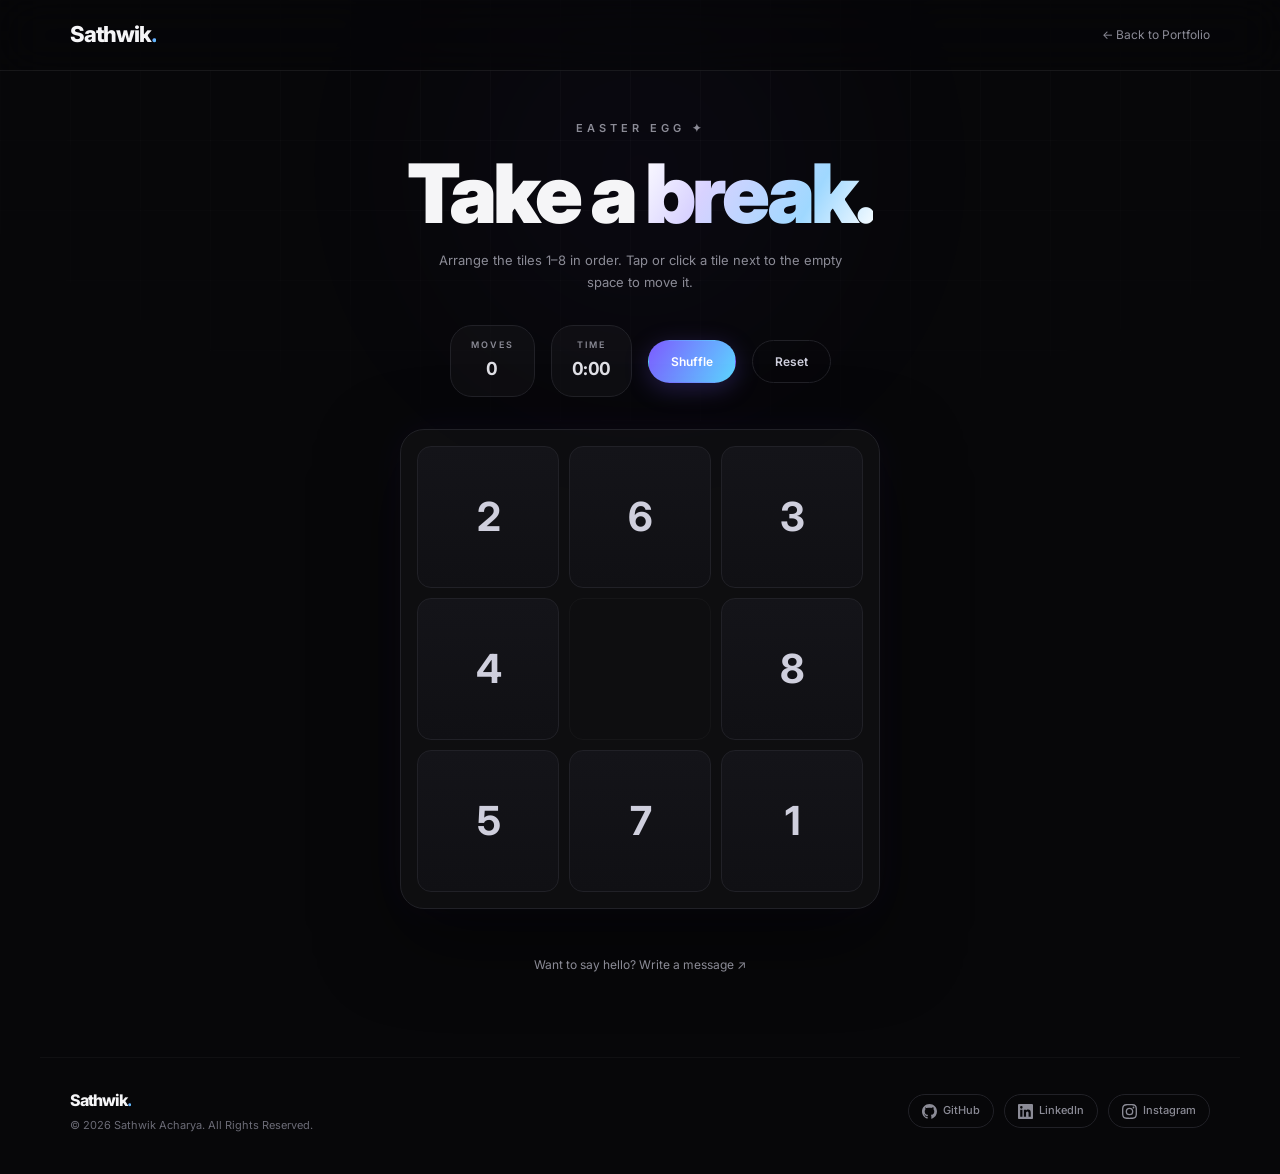
<file: puzzle.html>
<!DOCTYPE html>
<html lang="en">
<head>
    <meta charset="UTF-8">
    <meta name="viewport" content="width=device-width, initial-scale=1.0">
    <meta name="description" content="Sliding puzzle — a small Easter egg from Sathwik's portfolio.">
    <title>Puzzle — Sathwik Acharya</title>
    <link rel="preconnect" href="https://fonts.googleapis.com">
    <link rel="preconnect" href="https://fonts.gstatic.com" crossorigin>
    <link href="https://fonts.googleapis.com/css2?family=Inter:wght@300;400;500;600;700;800;900&display=swap" rel="stylesheet">
    <link rel="stylesheet" href="puzzle.css">
</head>
<body>

    <div class="bg-grid" aria-hidden="true"></div>
    <div class="bg-glow" aria-hidden="true"></div>

    <!-- HEADER -->
    <header class="p-header">
        <nav class="p-nav">
            <a href="index.html" class="p-logo" aria-label="Back to portfolio">
                Sathwik<span>.</span>
            </a>
            <a href="index.html" class="p-back-link">
                ← Back to Portfolio
            </a>
        </nav>
    </header>

    <main class="p-main">

        <div class="p-content">

            <!-- Intro -->
            <div class="p-heading reveal">
                <p class="p-label">EASTER EGG ✦</p>
                <h1>Take a <span>break.</span></h1>
                <p class="p-subtitle">Arrange the tiles 1–8 in order. Tap or click a tile next to the empty space to move it.</p>
            </div>

            <!-- Stats bar -->
            <div class="p-stats reveal">
                <div class="p-stat">
                    <span class="p-stat-label">MOVES</span>
                    <span class="p-stat-value" id="moves-count">0</span>
                </div>
                <div class="p-stat">
                    <span class="p-stat-label">TIME</span>
                    <span class="p-stat-value" id="timer-display">0:00</span>
                </div>
                <button class="p-btn" id="shuffle-btn" type="button" aria-label="Shuffle puzzle">
                    Shuffle
                </button>
                <button class="p-btn p-btn-ghost" id="reset-btn" type="button" aria-label="Reset puzzle">
                    Reset
                </button>
            </div>

            <!-- Board -->
            <div
                class="p-board reveal"
                id="puzzle-board"
                role="grid"
                aria-label="Sliding puzzle board"
            ></div>

            <!-- Win message -->
            <div class="p-win" id="win-message" aria-live="polite">
                <span class="p-win-icon" aria-hidden="true">✦</span>
                <h2 id="win-text">Solved.</h2>
                <p id="win-sub"></p>
                <div class="p-win-actions">
                    <button class="p-btn" id="play-again-btn" type="button">Play Again</button>
                    <a href="contact.html" class="p-btn p-btn-ghost">
                        Say Hello ↗
                    </a>
                </div>
            </div>

            <!-- Bottom actions -->
            <div class="p-actions reveal">
                <a href="contact.html" class="p-action-link">
                    Want to say hello? Write a message ↗
                </a>
            </div>

        </div>

    </main>

    <!-- FOOTER -->
    <footer class="p-footer">
        <div class="p-footer-left">
            <strong>Sathwik<span>.</span></strong>
            <p>&copy; 2026 Sathwik Acharya. All Rights Reserved.</p>
        </div>
        <div class="p-footer-links">
            <a href="https://github.com/sathwik56" target="_blank" rel="noopener noreferrer" aria-label="GitHub">
                <svg width="15" height="15" viewBox="0 0 24 24" fill="currentColor" aria-hidden="true">
                    <path
                        d="M12 0C5.37 0 0 5.37 0 12c0 5.3 3.438 9.8 8.205 11.385.6.113.82-.258.82-.577 0-.285-.01-1.04-.015-2.04-3.338.724-4.042-1.61-4.042-1.61C4.422 18.07 3.633 17.7 3.633 17.7c-1.087-.744.084-.729.084-.729 1.205.084 1.838 1.236 1.838 1.236 1.07 1.835 2.809 1.305 3.495.998.108-.776.417-1.305.76-1.605-2.665-.3-5.466-1.332-5.466-5.93 0-1.31.465-2.38 1.235-3.22-.135-.303-.54-1.523.105-3.176 0 0 1.005-.322 3.3 1.23.96-.267 1.98-.399 3-.405 1.02.006 2.04.138 3 .405 2.28-1.552 3.285-1.23 3.285-1.23.645 1.653.24 2.873.12 3.176.765.84 1.23 1.91 1.23 3.22 0 4.61-2.805 5.625-5.475 5.92.42.36.81 1.096.81 2.22 0 1.606-.015 2.896-.015 3.286 0 .315.21.69.825.57C20.565 21.795 24 17.295 24 12c0-6.63-5.37-12-12-12" />
                </svg>
                <span>GitHub</span>
            </a>
            <a href="https://in.linkedin.com/in/sathwik-acharya-07447a357" target="_blank" rel="noopener noreferrer"
                aria-label="LinkedIn">
                <svg width="15" height="15" viewBox="0 0 24 24" fill="currentColor" aria-hidden="true">
                    <path
                        d="M20.447 20.452h-3.554v-5.569c0-1.328-.027-3.037-1.852-3.037-1.853 0-2.136 1.445-2.136 2.939v5.667H9.351V9h3.414v1.561h.046c.477-.9 1.637-1.85 3.37-1.85 3.601 0 4.267 2.37 4.267 5.455v6.286zM5.337 7.433a2.062 2.062 0 01-2.063-2.065 2.064 2.064 0 112.063 2.065zm1.782 13.019H3.555V9h3.564v11.452zM22.225 0H1.771C.792 0 0 .774 0 1.729v20.542C0 23.227.792 24 1.771 24h20.451C23.2 24 24 23.227 24 22.271V1.729C24 .774 23.2 0 22.222 0h.003z" />
                </svg>
                <span>LinkedIn</span>
            </a>
            <a href="https://www.instagram.com/sathwik.acharya_/" target="_blank" rel="noopener noreferrer"
                aria-label="Instagram">
                <svg width="15" height="15" viewBox="0 0 24 24" fill="currentColor" aria-hidden="true">
                    <path
                        d="M12 2.163c3.204 0 3.584.012 4.85.07 3.252.148 4.771 1.691 4.919 4.919.058 1.265.069 1.645.069 4.849 0 3.205-.012 3.584-.069 4.849-.149 3.225-1.664 4.771-4.919 4.919-1.266.058-1.644.07-4.85.07-3.204 0-3.584-.012-4.849-.07-3.26-.149-4.771-1.699-4.919-4.92-.058-1.265-.07-1.644-.07-4.849 0-3.204.013-3.583.07-4.849.149-3.227 1.664-4.771 4.919-4.919 1.266-.057 1.645-.069 4.849-.069zM12 0C8.741 0 8.333.014 7.053.072 2.695.272.273 2.69.073 7.052.014 8.333 0 8.741 0 12c0 3.259.014 3.668.072 4.948.2 4.358 2.618 6.78 6.98 6.98C8.333 23.986 8.741 24 12 24c3.259 0 3.668-.014 4.948-.072 4.354-.2 6.782-2.618 6.979-6.98.059-1.28.073-1.689.073-4.948 0-3.259-.014-3.667-.072-4.947-.196-4.354-2.617-6.78-6.979-6.98C15.668.014 15.259 0 12 0zm0 5.838a6.162 6.162 0 100 12.324 6.162 6.162 0 000-12.324zM12 16a4 4 0 110-8 4 4 0 010 8zm6.406-11.845a1.44 1.44 0 100 2.881 1.44 1.44 0 000-2.881z" />
                </svg>
                <span>Instagram</span>
            </a>
        </div>
    </footer>

    <script src="puzzle.js"></script>
</body>
</html>
</file>
<file: style.css>
/* =========================
   DESIGN TOKENS
========================= */

:root {
    --bg:            #070709;
    --bg-elev:       #0d0d10;
    --surface:       #101014;
    --surface-2:     #141419;
    --border:        #212127;
    --border-soft:   #1a1a1f;
    --text:          #f5f5f7;
    --text-dim:      #8b8b96;
    --text-mute:     #6b6b76;

    --accent-1:      #7c5cff;   /* indigo / violet */
    --accent-2:      #5cd6ff;   /* cyan */
    --green:         #4ade80;

    --grad-accent:   linear-gradient(120deg, var(--accent-1), var(--accent-2));
    --grad-text:     linear-gradient(120deg, #ffffff 0%, #d8d2ff 30%, #9fd8ff 70%, #ffffff 100%);
    --shadow-card:   0 30px 80px rgba(0,0,0,0.5);
    --glow-accent:   0 0 0 1px rgba(124,92,255,0.25), 0 10px 40px rgba(124,92,255,0.18);
    --radius:        20px;
    --radius-lg:     26px;
    --transition:    0.35s cubic-bezier(0.22, 1, 0.36, 1);
    --font:          'Inter', Arial, Helvetica, sans-serif;
}


/* =========================
   RESET & BASE
========================= */

*, *::before, *::after {
    margin: 0;
    padding: 0;
    box-sizing: border-box;
}

html {
    scroll-behavior: smooth;
    overflow-x: clip;
}

body {
    font-family: var(--font);
    background: var(--bg);
    color: var(--text);
    line-height: 1.6;
    overflow-x: hidden;
    -webkit-font-smoothing: antialiased;
    text-rendering: optimizeLegibility;
    cursor: auto;
}

body.menu-open {
    overflow: hidden;
}

a {
    color: inherit;
    text-decoration: none;
}

img {
    display: block;
    max-width: 100%;
}

button {
    font: inherit;
    cursor: pointer;
}

::selection {
    background: rgba(124, 92, 255, 0.35);
    color: #fff;
}


/* =========================
   BACKGROUND
========================= */

.background-grid {
    position: fixed;
    inset: 0;
    z-index: -3;
    background-image:
        linear-gradient(rgba(255,255,255,0.028) 1px, transparent 1px),
        linear-gradient(90deg, rgba(255,255,255,0.028) 1px, transparent 1px);
    background-size: 70px 70px;
    mask-image: radial-gradient(ellipse 90% 70% at 50% 0%, black, transparent 85%);
    pointer-events: none;
}

.background-glow {
    position: fixed;
    border-radius: 50%;
    filter: blur(140px);
    pointer-events: none;
    z-index: -2;
    transition: opacity 0.6s ease;
}

.glow-one {
    width: 620px;
    height: 620px;
    top: -8%;
    right: -160px;
    background: radial-gradient(circle, rgba(124,92,255,0.20) 0%, transparent 70%);
    animation: glow-drift-one 22s ease-in-out infinite;
}

.glow-two {
    width: 520px;
    height: 520px;
    top: 45%;
    left: -200px;
    background: radial-gradient(circle, rgba(92,214,255,0.12) 0%, transparent 70%);
    animation: glow-drift-two 27s ease-in-out infinite;
}

.glow-three {
    width: 480px;
    height: 480px;
    bottom: -10%;
    right: 8%;
    background: radial-gradient(circle, rgba(124,92,255,0.10) 0%, transparent 70%);
    animation: glow-drift-three 30s ease-in-out infinite;
}

@keyframes glow-drift-one {
    0%, 100% { transform: translate(0, 0); }
    33%       { transform: translate(-70px, 50px); }
    66%       { transform: translate(50px, -40px); }
}

@keyframes glow-drift-two {
    0%, 100% { transform: translate(0, 0); }
    40%       { transform: translate(60px, -70px); }
    70%       { transform: translate(-40px, 40px); }
}

@keyframes glow-drift-three {
    0%, 100% { transform: translate(0, 0); }
    50%       { transform: translate(-60px, -30px); }
}

/* Subtle film-grain / vignette for depth */
body::after {
    content: "";
    position: fixed;
    inset: 0;
    z-index: 1;
    pointer-events: none;
    background: radial-gradient(circle at 50% 120%, rgba(0,0,0,0.4), transparent 60%);
    opacity: 0.5;
}

/* Particle canvas sits behind everything */
.bg-particles {
    position: fixed;
    inset: 0;
    z-index: -1;
    pointer-events: none;
    opacity: 0.55;
}


/* =========================
   PAGE LOADER
========================= */

.page-loader {
    position: fixed;
    inset: 0;
    z-index: 9999;
    display: flex;
    flex-direction: column;
    align-items: center;
    justify-content: center;
    gap: 18px;
    background: var(--bg);
    color: var(--text-mute);
    font-size: 12px;
    letter-spacing: 4px;
    transition: opacity 0.5s ease, visibility 0.5s ease;
}

.page-loader::before {
    content: "";
    width: 38px;
    height: 38px;
    border-radius: 50%;
    background: conic-gradient(from 0deg, var(--bg), var(--accent-1), var(--accent-2), var(--bg));
    -webkit-mask: radial-gradient(farthest-side, transparent calc(100% - 4px), #000 calc(100% - 3px));
    mask: radial-gradient(farthest-side, transparent calc(100% - 4px), #000 calc(100% - 3px));
    animation: loader-spin 0.9s linear infinite;
}

@keyframes loader-spin {
    to { transform: rotate(360deg); }
}

.page-loader.hidden {
    opacity: 0;
    visibility: hidden;
    pointer-events: none;
}


/* =========================
   BACK TO TOP
========================= */

.back-to-top {
    position: fixed;
    right: 25px;
    bottom: 25px;
    width: 48px;
    height: 48px;
    display: flex;
    align-items: center;
    justify-content: center;
    border: 1px solid var(--border);
    border-radius: 50%;
    background: rgba(12, 12, 14, 0.85);
    backdrop-filter: blur(12px);
    -webkit-backdrop-filter: blur(12px);
    color: var(--text-dim);
    opacity: 0;
    visibility: hidden;
    transform: translateY(15px);
    transition: opacity 0.3s ease, visibility 0.3s ease, transform 0.3s ease, border-color 0.3s ease, color 0.3s ease, box-shadow 0.3s ease, background 0.3s ease;
    z-index: 900;
}

.back-to-top.show {
    opacity: 1;
    visibility: visible;
    transform: translateY(0);
}

.back-to-top:hover {
    color: #fff;
    border-color: rgba(124,92,255,0.6);
    transform: translateY(-4px);
    box-shadow: 0 8px 30px rgba(124,92,255,0.2);
}

.back-to-top:active {
    transform: translateY(0) scale(0.92);
    border-color: rgba(124,92,255,0.8);
    color: #fff;
}

.back-to-top:focus-visible {
    outline: 2px solid #888;
    outline-offset: 3px;
}


/* =========================
   HEADER / NAV
========================= */

.header {
    position: fixed;
    top: 0;
    left: 0;
    width: 100%;
    z-index: 1000;
    background: rgba(7, 7, 9, 0.55);
    backdrop-filter: blur(24px) saturate(140%);
    -webkit-backdrop-filter: blur(24px) saturate(140%);
    border-bottom: 1px solid rgba(255,255,255,0.06);
    transition: background 0.3s ease, border-color 0.3s ease, box-shadow 0.3s ease;
}

.header.scrolled {
    background: rgba(7, 7, 9, 0.85);
    border-bottom-color: rgba(255,255,255,0.08);
    box-shadow: 0 10px 40px rgba(0,0,0,0.4);
}

.navbar {
    max-width: 1250px;
    min-height: 74px;
    margin: auto;
    padding: 0 30px;
    display: flex;
    align-items: center;
    justify-content: space-between;
}

.logo {
    font-size: 25px;
    font-weight: 800;
    letter-spacing: -1.5px;
    transition: opacity 0.3s ease;
}

.logo:hover {
    opacity: 0.75;
}

.logo span {
    background: var(--grad-accent);
    -webkit-background-clip: text;
    background-clip: text;
    color: transparent;
}

.nav-links {
    display: flex;
    align-items: center;
    gap: 27px;
    list-style: none;
}

.nav-links a {
    position: relative;
    color: var(--text-dim);
    font-size: 13px;
    font-weight: 500;
    transition: color 0.3s ease;
}

.nav-links a::after {
    content: "";
    position: absolute;
    left: 0;
    bottom: -7px;
    width: 0;
    height: 2px;
    background: var(--grad-accent);
    border-radius: 2px;
    transition: width 0.3s ease;
}

.nav-links a:hover,
.nav-links a.active {
    color: #fff;
}

.nav-links a.active::after,
.nav-links a:hover::after {
    width: 100%;
}

.nav-links a:focus-visible {
    outline: 2px solid #888;
    outline-offset: 4px;
    border-radius: 2px;
}

/* Hamburger button */
.menu-toggle {
    display: none;
    flex-direction: column;
    justify-content: center;
    align-items: center;
    gap: 5px;
    border: 1px solid #333;
    background: #111;
    width: 42px;
    height: 42px;
    border-radius: 50%;
    position: relative;
    z-index: 1002;
    transition: border-color 0.3s ease;
}

.menu-toggle:hover {
    border-color: #555;
}

.hamburger-line {
    display: block;
    width: 16px;
    height: 1.5px;
    background: white;
    border-radius: 2px;
    transition: transform 0.35s ease, opacity 0.35s ease;
    transform-origin: center;
}

.menu-toggle.open .hamburger-line:nth-child(1) {
    transform: translateY(6.5px) rotate(45deg);
}

.menu-toggle.open .hamburger-line:nth-child(2) {
    opacity: 0;
    transform: scaleX(0);
}

.menu-toggle.open .hamburger-line:nth-child(3) {
    transform: translateY(-6.5px) rotate(-45deg);
}

.menu-toggle:focus-visible {
    outline: 2px solid #888;
    outline-offset: 3px;
}


/* =========================
   HERO
========================= */

.hero {
    min-height: 100vh;
    max-width: 1250px;
    margin: auto;
    padding: 150px 30px 100px;
    display: grid;
    grid-template-columns: 1.15fr 0.85fr;
    align-items: center;
    gap: 80px;
}

.hero-content {
    max-width: 720px;
}

.status-badge {
    display: inline-flex;
    align-items: center;
    gap: 9px;
    padding: 8px 14px;
    margin-bottom: 25px;
    border: 1px solid rgba(255,255,255,0.08);
    border-radius: 30px;
    background: rgba(255,255,255,0.03);
    color: var(--text-dim);
    font-size: 11px;
    letter-spacing: 0.2px;
    backdrop-filter: blur(8px);
}

.status-dot {
    width: 7px;
    height: 7px;
    border-radius: 50%;
    background: #4ade80;
    box-shadow: 0 0 8px rgba(74, 222, 128, 0.7), 0 0 20px rgba(74, 222, 128, 0.3);
    animation: pulse-green 2s infinite;
    flex-shrink: 0;
}

@keyframes pulse-green {
    0%, 100% { opacity: 0.7; transform: scale(1);   box-shadow: 0 0 8px rgba(74,222,128,0.7), 0 0 20px rgba(74,222,128,0.3); }
    50%       { opacity: 1;   transform: scale(1.3); box-shadow: 0 0 14px rgba(74,222,128,0.9), 0 0 35px rgba(74,222,128,0.5); }
}

.eyebrow,
.section-label {
    color: var(--text-mute);
    font-size: 11px;
    font-weight: 600;
    letter-spacing: 3px;
    text-transform: uppercase;
    margin-bottom: 18px;
}

.eyebrow {
    display: inline-flex;
    align-items: center;
    gap: 10px;
}

.eyebrow::before {
    content: "";
    width: 26px;
    height: 1px;
    background: var(--grad-accent);
}

.hero h1 {
    max-width: 800px;
    font-size: clamp(52px, 7vw, 94px);
    line-height: 0.95;
    letter-spacing: -5px;
    margin-bottom: 30px;
    font-weight: 900;
}

.hero h1 span {
    display: block;
    background: var(--grad-text);
    background-size: 200% auto;
    -webkit-background-clip: text;
    background-clip: text;
    color: transparent;
    animation: gradient-shift 8s ease-in-out infinite;
}

@keyframes gradient-shift {
    0%   { background-position: 0% center; }
    50%  { background-position: 100% center; }
    100% { background-position: 0% center; }
}

.hero-description {
    max-width: 620px;
    color: var(--text-dim);
    font-size: 17px;
    margin-bottom: 35px;
}

/* Hero buttons */
.hero-buttons {
    display: flex;
    align-items: center;
    gap: 12px;
    flex-wrap: wrap;
}

.btn {
    display: inline-flex;
    align-items: center;
    gap: 8px;
    padding: 13px 22px;
    border-radius: 30px;
    font-size: 13px;
    font-weight: 500;
    transition: transform 0.35s cubic-bezier(0.22, 1, 0.36, 1), box-shadow 0.35s ease, border-color 0.35s ease, background 0.35s ease, color 0.35s ease;
    position: relative;
    overflow: hidden;
    isolation: isolate;
}

.btn::before {
    content: "";
    position: absolute;
    inset: 0;
    z-index: -1;
    background: linear-gradient(120deg, transparent 20%, rgba(255,255,255,0.35) 50%, transparent 80%);
    transform: translateX(-120%);
    transition: transform 0.6s ease;
}

.btn:hover::before {
    transform: translateX(120%);
}

.btn:focus-visible {
    outline: 2px solid #888;
    outline-offset: 3px;
}

.primary-btn {
    background: linear-gradient(120deg, #ffffff, #f0efff);
    color: #0a0a10;
    box-shadow: 0 8px 30px rgba(124,92,255,0.15);
}

.primary-btn:hover {
    transform: translateY(-4px);
    box-shadow: 0 18px 50px rgba(124,92,255,0.28);
}

.secondary-btn {
    border: 1px solid rgba(255,255,255,0.14);
    color: #eee;
    background: rgba(255,255,255,0.02);
}

.secondary-btn:hover {
    border-color: rgba(255,255,255,0.35);
    transform: translateY(-4px);
    background: rgba(255,255,255,0.05);
    box-shadow: 0 12px 35px rgba(0,0,0,0.35);
}

.puzzle-btn {
    border: 1px solid rgba(255,255,255,0.12);
    color: #cfcfdd;
    background: rgba(255,255,255,0.02);
    letter-spacing: 0.3px;
}

.puzzle-btn span {
    font-size: 11px;
    display: inline-block;
    transition: transform 0.4s ease;
}

.puzzle-btn:hover {
    border-color: rgba(124,92,255,0.6);
    color: #fff;
    transform: translateY(-4px);
    background: rgba(124,92,255,0.08);
    box-shadow: 0 12px 35px rgba(124,92,255,0.15);
}

.puzzle-btn:hover span {
    transform: rotate(90deg);
}

/* Social links */
.hero-socials {
    display: flex;
    gap: 14px;
    margin-top: 30px;
}

.social-icon-link {
    display: inline-flex;
    align-items: center;
    gap: 7px;
    padding: 9px 14px;
    border: 1px solid rgba(255,255,255,0.08);
    border-radius: 30px;
    background: rgba(255,255,255,0.02);
    color: var(--text-dim);
    font-size: 11px;
    font-weight: 500;
    letter-spacing: 0.3px;
    transition: color 0.3s ease, border-color 0.3s ease, background 0.3s ease, transform 0.3s ease, box-shadow 0.3s ease;
}

.social-icon-link svg {
    flex-shrink: 0;
    transition: transform 0.3s ease;
}

.social-icon-link:hover {
    color: #fff;
    border-color: rgba(124,92,255,0.5);
    background: rgba(124,92,255,0.08);
    transform: translateY(-3px);
    box-shadow: 0 8px 25px rgba(124,92,255,0.15);
}

.social-icon-link:hover svg {
    transform: scale(1.1);
}

.social-icon-link:focus-visible {
    outline: 2px solid #888;
    outline-offset: 3px;
    border-radius: 30px;
}


/* =========================
   HERO VISUAL
========================= */

.hero-visual {
    position: relative;
    min-height: 520px;
    display: flex;
    align-items: center;
    justify-content: center;
}

.hero-image-frame {
    position: relative;
    width: 350px;
    height: 460px;
    border: 1px solid rgba(255,255,255,0.12);
    background: #111;
    overflow: hidden;
    border-radius: 180px 180px 30px 30px;
    z-index: 2;
    box-shadow: 0 30px 100px rgba(0,0,0,0.65), 0 0 0 1px rgba(124,92,255,0.1), 0 0 60px rgba(124,92,255,0.06);
    animation: floating 6s ease-in-out infinite;
    transition: transform 0.35s ease;
}

.hero-image-frame::after {
    content: "";
    position: absolute;
    inset: 0;
    z-index: 2;
    background: linear-gradient(to top, rgba(7,7,9,0.55) 0%, transparent 40%);
    pointer-events: none;
}

@keyframes floating {
    0%, 100% { transform: translateY(0); }
    50% { transform: translateY(-12px); }
}

.hero-image {
    width: 100%;
    height: 100%;
    object-fit: cover;
    opacity: 0.92;
    transition: transform 0.5s ease, opacity 0.5s ease;
}

.hero-image-frame:hover .hero-image {
    transform: scale(1.04);
    opacity: 1;
}

.image-label {
    position: absolute;
    left: 20px;
    right: 20px;
    bottom: 20px;
    z-index: 3;
    padding: 13px 15px;
    border: 1px solid rgba(255,255,255,0.12);
    background: rgba(7,7,9,0.6);
    backdrop-filter: blur(12px);
    -webkit-backdrop-filter: blur(12px);
    border-radius: 12px;
    font-size: 13px;
    font-weight: 600;
}

.image-label span {
    display: block;
    margin-top: 3px;
    color: var(--text-dim);
    font-size: 10px;
    font-weight: 400;
}

.hero-orbit {
    position: absolute;
    border: 1px solid rgba(124,92,255,0.12);
    border-radius: 50%;
    pointer-events: none;
}

.orbit-one {
    width: 470px;
    height: 470px;
    animation: orbit-rotate 18s linear infinite;
}

.orbit-two {
    width: 560px;
    height: 300px;
    transform: rotate(-25deg);
    animation: orbit-rotate-reverse 22s linear infinite;
}

@keyframes orbit-rotate {
    from { transform: rotate(0deg); }
    to { transform: rotate(360deg); }
}

@keyframes orbit-rotate-reverse {
    from { transform: rotate(-25deg); }
    to { transform: rotate(-385deg); }
}


/* =========================
   MARQUEE
========================= */

.marquee-section {
    overflow: hidden;
    border-top: 1px solid rgba(255,255,255,0.05);
    border-bottom: 1px solid rgba(255,255,255,0.05);
    background: linear-gradient(90deg, transparent, rgba(124,92,255,0.03), transparent);
    padding: 18px 0;
    position: relative;
}

.marquee {
    width: max-content;
    display: flex;
    align-items: center;
    gap: 32px;
    color: var(--text-mute);
    font-size: 11px;
    font-weight: 600;
    letter-spacing: 4px;
    animation: marquee-scroll 30s linear infinite;
    will-change: transform;
}

.marquee span {
    background: linear-gradient(90deg, #9a9aa8, #6b6b76);
    -webkit-background-clip: text;
    background-clip: text;
    color: transparent;
}

.marquee i {
    color: var(--accent-1);
    font-style: normal;
    font-size: 9px;
    opacity: 0.7;
    text-shadow: 0 0 12px rgba(124,92,255,0.5);
}

.marquee:hover {
    animation-play-state: paused;
}

@keyframes marquee-scroll {
    from { transform: translateX(0); }
    to { transform: translateX(-50%); }
}


/* =========================
   SECTIONS
========================= */

.section {
    max-width: 1250px;
    margin: auto;
    padding: 130px 30px;
}

.section-heading {
    max-width: 800px;
    margin-bottom: 70px;
}

.section-heading h2 {
    font-size: clamp(42px, 5.5vw, 70px);
    line-height: 0.95;
    letter-spacing: -4px;
    margin-bottom: 25px;
    font-weight: 900;
}

.section-heading h2 span {
    background: var(--grad-text);
    -webkit-background-clip: text;
    background-clip: text;
    color: transparent;
}

.section-heading > p:last-child {
    max-width: 600px;
    color: var(--text-dim);
    font-size: 15px;
}


/* =========================
   ABOUT
========================= */

.about-container {
    display: grid;
    grid-template-columns: 0.75fr 1.25fr;
    align-items: center;
    gap: 90px;
}

.about-image {
    position: relative;
    max-width: 390px;
}

.about-image img {
    width: 100%;
    height: 500px;
    object-fit: cover;
    border-radius: 25px;
    border: 1px solid var(--border);
    box-shadow: 0 30px 70px rgba(0,0,0,0.5), 0 0 40px rgba(124,92,255,0.05);
    transition: transform 0.5s ease, box-shadow 0.5s ease, border-color 0.5s ease;
}

.about-image:hover img {
    transform: translateY(-8px);
    border-color: rgba(124,92,255,0.4);
    box-shadow: 0 40px 90px rgba(0,0,0,0.55), 0 10px 50px rgba(124,92,255,0.15);
}

.about-text {
    max-width: 680px;
}

.large-text {
    color: #e8e8ec !important;
    font-size: 25px !important;
    line-height: 1.4;
    margin-bottom: 28px !important;
}

.about-text p {
    color: var(--text-dim);
    font-size: 15px;
    margin-bottom: 18px;
}

.about-details {
    display: grid;
    grid-template-columns: 1fr 1fr;
    gap: 0 30px;
    margin-top: 40px;
}

.detail-item {
    display: flex;
    flex-direction: column;
    padding: 18px 0;
    border-top: 1px solid var(--border-soft);
}

.detail-item span {
    color: var(--text-mute);
    font-size: 11px;
    text-transform: uppercase;
    letter-spacing: 1px;
    margin-bottom: 5px;
}

.detail-item strong {
    color: #d0d0d8;
    font-size: 13px;
    font-weight: 500;
}


/* =========================
   PROJECTS
========================= */

.projects-section {
    max-width: none;
    background: linear-gradient(180deg, var(--bg), rgba(124,92,255,0.03), var(--bg));
    border-top: 1px solid rgba(255,255,255,0.04);
    border-bottom: 1px solid rgba(255,255,255,0.04);
}

.projects-section .section-heading,
.projects-grid {
    max-width: 1190px;
    margin-left: auto;
    margin-right: auto;
}

.projects-grid {
    display: grid;
    grid-template-columns: repeat(2, 1fr);
    gap: 18px;
}

.project-card {
    position: relative;
    min-height: 390px;
    padding: 30px;
    display: flex;
    flex-direction: column;
    background: linear-gradient(180deg, var(--surface), var(--surface-2));
    border: 1px solid var(--border);
    border-radius: var(--radius-lg);
    overflow: hidden;
    transform-style: preserve-3d;
    transition: transform 0.45s cubic-bezier(0.22, 1, 0.36, 1), border-color 0.45s ease, box-shadow 0.45s ease;
}

.project-card::before {
    content: "";
    position: absolute;
    width: 250px;
    height: 250px;
    top: -150px;
    right: -100px;
    border-radius: 50%;
    background: radial-gradient(circle, rgba(124,92,255,0.25), transparent 60%);
    filter: blur(40px);
    transition: transform 0.5s ease, opacity 0.5s ease;
    pointer-events: none;
    opacity: 0;
}

.project-card:hover {
    transform: translateY(-9px);
    border-color: rgba(124,92,255,0.4);
    box-shadow: 0 30px 80px rgba(0,0,0,0.5), 0 0 0 1px rgba(124,92,255,0.12), 0 10px 50px rgba(124,92,255,0.12);
}

.project-card:hover::before {
    transform: scale(1.4);
    opacity: 1;
}

.featured-project {
    grid-column: span 2;
    min-height: 430px;
    background:
        radial-gradient(circle at 85% 20%, rgba(124,92,255,0.14), transparent 40%),
        linear-gradient(180deg, var(--surface), var(--surface-2));
}

.project-top {
    display: flex;
    justify-content: space-between;
    align-items: center;
    margin-bottom: auto;
}

.project-number {
    color: var(--text-mute);
    font-size: 12px;
    font-weight: 600;
    letter-spacing: 2px;
    font-variant-numeric: tabular-nums;
}

.project-type {
    color: rgba(124,92,255,0.7);
    font-size: 10px;
    font-weight: 600;
    letter-spacing: 2px;
}

.project-body {
    position: relative;
    z-index: 2;
    max-width: 800px;
}

.project-category {
    color: var(--text-mute) !important;
    font-size: 11px !important;
    font-weight: 600;
    letter-spacing: 2px;
    text-transform: uppercase;
}

.project-card h3 {
    color: #f0f0f3;
    font-size: clamp(27px, 3vw, 42px);
    line-height: 1;
    letter-spacing: -2px;
    margin: 10px 0 18px;
    font-weight: 800;
}

.project-description {
    max-width: 680px;
    color: var(--text-dim);
    font-size: 14px;
    margin-bottom: 25px;
}

.project-footer {
    display: flex;
    align-items: flex-end;
    justify-content: space-between;
    gap: 20px;
}

.project-tags {
    display: flex;
    flex-wrap: wrap;
    gap: 7px;
}

.project-tags span {
    padding: 6px 10px;
    border: 1px solid var(--border);
    border-radius: 20px;
    color: var(--text-dim);
    font-size: 10px;
    font-weight: 500;
    transition: color 0.3s ease, border-color 0.3s ease, transform 0.3s ease, background 0.3s ease;
    user-select: none;
}

.project-card:hover .project-tags span {
    color: #babac4;
    border-color: rgba(124,92,255,0.25);
}

.project-tags span:hover {
    color: #fff;
    border-color: rgba(124,92,255,0.5);
    transform: translateY(-2px);
    background: rgba(124,92,255,0.08);
}

.project-link {
    display: inline-flex;
    align-items: center;
    gap: 8px;
    white-space: nowrap;
    color: #e0e0e6;
    font-size: 12px;
    font-weight: 500;
    transition: color 0.3s ease;
}

.project-link span {
    display: inline-block;
    transition: transform 0.3s ease;
}

.project-link:hover {
    color: #fff;
}

.project-link:hover span {
    transform: translate(4px, -4px);
}

.project-link:focus-visible {
    outline: 2px solid #888;
    outline-offset: 3px;
    border-radius: 3px;
}


/* =========================
   SKILLS
========================= */

.skills-container {
    display: grid;
    grid-template-columns: 1fr 1fr;
    gap: 18px;
}

.skill-group {
    padding: 32px;
    border: 1px solid var(--border);
    border-radius: var(--radius-lg);
    background: linear-gradient(180deg, var(--surface), var(--surface-2));
    transition: transform 0.4s ease, border-color 0.4s ease, box-shadow 0.4s ease;
}

.skill-group:hover {
    transform: translateY(-5px);
    border-color: rgba(124,92,255,0.35);
    box-shadow: 0 20px 60px rgba(0,0,0,0.4), 0 0 40px rgba(124,92,255,0.08);
}

.skill-group-header {
    display: flex;
    align-items: center;
    justify-content: space-between;
    margin-bottom: 30px;
}

.skill-group-header span {
    color: var(--text-mute);
    font-size: 11px;
    font-weight: 600;
    letter-spacing: 1px;
}

.skill-group-header h3 {
    font-size: 20px;
    font-weight: 700;
    color: #eee;
}

.skill-list {
    display: flex;
    flex-wrap: wrap;
    gap: 9px;
}

.skill-list span {
    padding: 9px 13px;
    background: rgba(255,255,255,0.03);
    border: 1px solid var(--border);
    border-radius: 20px;
    color: #a9a9b4;
    font-size: 11px;
    font-weight: 500;
    transition: color 0.3s ease, border-color 0.3s ease, transform 0.3s ease, background 0.3s ease, box-shadow 0.3s ease;
    cursor: default;
}

.skill-list span:hover {
    color: #fff;
    border-color: rgba(124,92,255,0.5);
    transform: translateY(-2px);
    background: rgba(124,92,255,0.1);
    box-shadow: 0 6px 20px rgba(124,92,255,0.15);
}


/* =========================
   LEARNING
========================= */

.learning-section {
    max-width: none;
    background: linear-gradient(180deg, var(--bg), rgba(92,214,255,0.03), var(--bg));
}

.learning-section .section-heading,
.learning-grid {
    max-width: 1190px;
    margin-left: auto;
    margin-right: auto;
}

.learning-grid {
    display: grid;
    grid-template-columns: repeat(3, 1fr);
    gap: 18px;
}

.learning-card {
    min-height: 280px;
    padding: 30px;
    background: linear-gradient(180deg, var(--surface), var(--surface-2));
    border: 1px solid var(--border);
    border-radius: var(--radius-lg);
    transition: transform 0.4s ease, border-color 0.4s ease, box-shadow 0.4s ease;
}

.learning-card:hover {
    transform: translateY(-7px);
    border-color: rgba(92,214,255,0.35);
    box-shadow: 0 20px 60px rgba(0,0,0,0.4), 0 0 40px rgba(92,214,255,0.08);
}

.learning-number {
    color: var(--text-mute);
    font-size: 11px;
    font-weight: 600;
    letter-spacing: 2px;
    font-variant-numeric: tabular-nums;
}

.learning-card h3 {
    margin-top: 75px;
    margin-bottom: 12px;
    font-size: 23px;
    font-weight: 700;
    color: #eee;
}

.learning-card p {
    color: var(--text-dim);
    font-size: 14px;
}


/* =========================
   TIMELINE
========================= */

.timeline {
    max-width: 950px;
    margin-left: 10px;
    border-left: 1px solid var(--border);
}

.timeline-item {
    position: relative;
    display: grid;
    grid-template-columns: 100px 1fr;
    gap: 30px;
    padding: 0 0 60px 45px;
}

.timeline-item::before {
    content: "";
    position: absolute;
    left: -5px;
    top: 5px;
    width: 9px;
    height: 9px;
    border-radius: 50%;
    background: var(--grad-accent);
    box-shadow: 0 0 20px rgba(124,92,255,0.6);
}

.timeline-year {
    color: var(--text-mute);
    font-size: 11px;
    font-weight: 600;
    letter-spacing: 1px;
}

.timeline-item h3 {
    font-size: 21px;
    margin-bottom: 8px;
    font-weight: 700;
    color: #eee;
}

.timeline-item p {
    max-width: 600px;
    color: var(--text-dim);
    font-size: 14px;
}


/* =========================
   CONTACT SECTION
========================= */

.contact-section {
    max-width: none;
    background: linear-gradient(180deg, var(--bg), rgba(124,92,255,0.04), var(--bg));
    border-top: 1px solid rgba(255,255,255,0.04);
}

.contact-container {
    max-width: 1190px;
    margin: auto;
    display: grid;
    grid-template-columns: 1fr 1fr;
    gap: 100px;
    align-items: center;
}

.contact-intro h2 {
    max-width: 600px;
    font-size: clamp(45px, 6vw, 78px);
    line-height: 0.92;
    letter-spacing: -5px;
    margin-bottom: 25px;
    font-weight: 900;
}

.contact-intro h2 span {
    color: #777;
}

.contact-intro > p {
    max-width: 480px;
    color: var(--text-dim);
    font-size: 15px;
    margin-bottom: 30px;
}

.contact-page-btn {
    margin-top: 5px;
}

.contact-links {
    display: flex;
    flex-direction: column;
}

.contact-links a {
    display: flex;
    align-items: center;
    justify-content: space-between;
    gap: 16px;
    padding: 20px 0;
    border-bottom: 1px solid var(--border-soft);
    transition: padding-left 0.35s cubic-bezier(0.22, 1, 0.36, 1), background 0.35s ease;
    border-radius: 10px;
}

.contact-links a:hover {
    padding-left: 12px;
    background: rgba(124,92,255,0.04);
}

.contact-link-icon {
    width: 36px;
    height: 36px;
    display: flex;
    align-items: center;
    justify-content: center;
    border: 1px solid var(--border);
    border-radius: 10px;
    background: rgba(255,255,255,0.03);
    color: var(--text-mute);
    flex-shrink: 0;
    transition: color 0.3s ease, border-color 0.3s ease, box-shadow 0.3s ease;
}

.contact-links a:hover .contact-link-icon {
    color: #fff;
    border-color: rgba(124,92,255,0.5);
    box-shadow: 0 0 20px rgba(124,92,255,0.15);
}

.contact-links a div {
    display: flex;
    flex-direction: column;
    gap: 4px;
    flex: 1;
    min-width: 0; /* allow flex child to shrink below content size */
    overflow: hidden;
}

.contact-links a div span {
    color: var(--text-mute);
    font-size: 10px;
    text-transform: uppercase;
    letter-spacing: 2px;
}

.contact-links strong {
    color: #d4d4dc;
    font-size: 13px;
    font-weight: 500;
    white-space: nowrap;
    overflow: hidden;
    text-overflow: ellipsis;
    display: block;
}

.contact-arrow {
    color: #666;
    transition: transform 0.3s ease, color 0.3s ease;
    display: inline-block;
}

.contact-links a:hover .contact-arrow {
    color: white;
    transform: translate(4px, -4px);
}

.contact-links a:focus-visible {
    outline: 2px solid #888;
    outline-offset: 3px;
    border-radius: 3px;
}


/* =========================
   FOOTER
========================= */

.footer {
    max-width: 1250px;
    margin: auto;
    padding: 35px 30px;
    display: flex;
    align-items: center;
    justify-content: space-between;
    gap: 20px;
    border-top: 1px solid rgba(255,255,255,0.04);
}

.footer strong {
    font-size: 17px;
    font-weight: 800;
}

.footer strong span {
    background: var(--grad-accent);
    -webkit-background-clip: text;
    background-clip: text;
    color: transparent;
}

.footer p {
    color: var(--text-mute);
    font-size: 11px;
    margin-top: 3px;
}

.footer-links {
    display: flex;
    gap: 14px;
}

.footer-icon-link {
    display: inline-flex;
    align-items: center;
    gap: 6px;
    padding: 8px 13px;
    border: 1px solid var(--border);
    border-radius: 25px;
    background: transparent;
    color: var(--text-dim);
    font-size: 11px;
    font-weight: 500;
    transition: color 0.3s ease, border-color 0.3s ease, background 0.3s ease, transform 0.3s ease;
}

.footer-icon-link:hover {
    color: #fff;
    border-color: rgba(124,92,255,0.45);
    background: rgba(124,92,255,0.07);
    transform: translateY(-2px);
}

.footer-icon-link svg {
    flex-shrink: 0;
}


/* =========================
   SCROLL REVEAL
========================= */

.reveal {
    opacity: 0;
    transform: translateY(35px);
    filter: blur(4px);
    transition: opacity 0.8s cubic-bezier(0.22, 1, 0.36, 1), transform 0.8s cubic-bezier(0.22, 1, 0.36, 1), filter 0.8s ease;
    will-change: opacity, transform, filter;
}

.reveal.visible {
    opacity: 1;
    transform: translateY(0);
    filter: blur(0);
}


/* =========================
   RESPONSIVE — TABLET
========================= */

@media (max-width: 900px) {

    .navbar { min-height: 68px; }

    .menu-toggle {
        display: flex;
        position: relative;
        z-index: 1002;
    }

    .nav-links {
        position: fixed;
        top: 68px;
        left: 0;
        width: 100%;
        height: calc(100vh - 68px);
        padding: 50px 30px;
        flex-direction: column;
        align-items: flex-start;
        gap: 25px;
        background: rgba(7, 7, 9, 0.92);
        backdrop-filter: blur(24px);
        -webkit-backdrop-filter: blur(24px);
        transform: translateX(100%);
        transition: transform 0.4s cubic-bezier(0.22, 1, 0.36, 1);
        overflow-y: auto;
    }

    .nav-links a {
        font-size: clamp(22px, 7vw, 28px);
        font-weight: 700;
        letter-spacing: -1px;
    }

    .nav-links a::after { display: none; }

    .nav-links.active {
        transform: translateX(0);
    }

    .hero {
        grid-template-columns: 1fr;
        text-align: center;
        gap: 50px;
        padding-top: 125px;
    }

    .hero-content { margin: auto; }
    .hero-description { margin-left: auto; margin-right: auto; }
    .hero-buttons, .hero-socials { justify-content: center; }

    .hero-visual { min-height: 430px; }
    .hero-image-frame { width: 290px; height: 380px; }
    .orbit-one { width: 390px; height: 390px; }
    .orbit-two { width: 450px; height: 250px; }

    .about-container { grid-template-columns: 1fr; gap: 50px; }
    .about-image { margin: auto; }

    .projects-grid { grid-template-columns: 1fr; }
    .featured-project { grid-column: span 1; }

    .skills-container { grid-template-columns: 1fr; }
    .learning-grid { grid-template-columns: 1fr; }

    .contact-container { grid-template-columns: 1fr; gap: 55px; }
    .contact-intro h2 { letter-spacing: -3px; }
    .back-to-top { right: 18px; bottom: 18px; width: 48px; height: 48px; }
}


/* =========================
   RESPONSIVE — MOBILE
========================= */

@media (max-width: 600px) {

    .navbar { padding: 0 20px; }

    .section { padding: 90px 20px; }

    .hero {
        padding-left: 20px;
        padding-right: 20px;
        gap: 40px;
    }
    .hero h1 { font-size: clamp(40px, 12vw, 60px); letter-spacing: -2px; }
    .hero-description { font-size: 15px; }

    .hero-buttons {
        gap: 10px;
        width: 100%;
        display: grid;
        grid-template-columns: 1fr 1fr;
    }
    .hero-buttons .btn { justify-content: center; }
    .btn { padding: 13px 14px; font-size: 12px; }

    .hero-image-frame { width: 245px; height: 325px; }
    .hero-visual { min-height: 370px; }
    .orbit-one { width: 330px; height: 330px; }
    .orbit-two { width: 370px; height: 220px; }

    .section-heading h2 { letter-spacing: -2px; }

    .about-image img { height: 430px; }
    .large-text { font-size: 21px !important; }
    .about-details { grid-template-columns: 1fr; }

    .project-card, .featured-project { min-height: 360px; padding: 24px; }
    .project-footer { align-items: flex-start; flex-direction: column; }
    .project-card h3 { font-size: 26px; }

    .timeline { margin-left: 0; }
    .timeline-item { grid-template-columns: 1fr; gap: 5px; padding-left: 30px; }

    .contact-links a { padding: 18px 0; }

    .footer { flex-direction: column; text-align: center; }
    .footer-links { flex-wrap: wrap; justify-content: center; }
}


/* =========================
   RESPONSIVE — SMALL MOBILE 480px
========================= */

@media (max-width: 480px) {

    .hero-buttons {
        grid-template-columns: 1fr 1fr;
        gap: 8px;
    }

    .btn {
        justify-content: center;
        padding: 12px 12px;
    }

    .hero-socials {
        flex-wrap: wrap;
        gap: 8px;
        justify-content: center;
    }

    .social-icon-link {
        padding: 10px 14px;
        font-size: 11px;
    }

    .hero h1 {
        font-size: clamp(36px, 11vw, 52px);
        letter-spacing: -2px;
    }

    .section-heading h2 {
        font-size: clamp(34px, 10vw, 50px);
        letter-spacing: -2px;
    }

    .contact-intro h2 {
        font-size: clamp(34px, 11vw, 50px);
        letter-spacing: -1.5px;
    }

    .about-image img {
        height: 360px;
    }

    .learning-card h3 {
        margin-top: 50px;
    }

    .project-card h3 {
        font-size: 24px;
    }

    .back-to-top {
        right: 12px;
        bottom: 12px;
        width: 42px;
        height: 42px;
        font-size: 15px;
    }

    .contact-links a {
        padding: 20px 0;
        min-height: 64px;
    }

    .contact-link-icon {
        width: 40px;
        height: 40px;
    }

    .skill-list span {
        padding: 10px 14px;
    }

    .section { padding: 80px 20px; }

    .section-heading { margin-bottom: 50px; }
}


/* =========================
   RESPONSIVE — VERY SMALL 380px
========================= */

@media (max-width: 380px) {

    .navbar { padding: 0 16px; }
    .section { padding: 70px 16px; }
    .hero { padding-left: 16px; padding-right: 16px; min-height: auto; }

    .hero h1 {
        font-size: clamp(32px, 11vw, 44px);
        letter-spacing: -1.5px;
    }

    .hero-description { font-size: 14px; }

    .status-badge { font-size: 11px; padding: 9px 13px; }

    .hero-image-frame {
        width: 210px;
        height: 280px;
    }

    .hero-visual { min-height: 320px; }

    .orbit-one { width: 290px; height: 290px; }
    .orbit-two { width: 320px; height: 190px; }

    .large-text { font-size: 18px !important; }

    .project-card, .featured-project {
        min-height: 280px;
        padding: 20px;
    }

    .project-card h3 { font-size: 22px; }

    .timeline { margin-left: 0; }
    .timeline-item { padding-left: 24px; }

    .footer { padding: 25px 16px; }

    .btn { min-height: 44px; }
    .hero-buttons { grid-template-columns: 1fr; }
    .contact-links a { min-height: 60px; }
}


/* =========================
   RESPONSIVE — 320px
========================= */

@media (max-width: 340px) {

    .navbar { padding: 0 14px; min-height: 62px; }
    .section { padding: 65px 14px; }
    .hero { padding: 90px 14px 50px; }

    .hero h1 {
        font-size: clamp(28px, 10vw, 40px);
        letter-spacing: -1px;
    }

    .hero-description { font-size: 13px; }

    .hero-image-frame { width: 190px; height: 255px; }
    .hero-visual { min-height: 295px; }

    .orbit-one { width: 260px; height: 260px; }
    .orbit-two { width: 290px; height: 170px; }

    .section-heading h2 {
        font-size: clamp(30px, 10vw, 44px);
        letter-spacing: -1.5px;
    }

    .section-heading { margin-bottom: 40px; }

    .project-card, .featured-project {
        min-height: 250px;
        padding: 18px;
    }

    .project-tags span { padding: 5px 8px; font-size: 9px; }

    .skill-list span { padding: 9px 11px; font-size: 10px; }

    .learning-card { min-height: 200px; padding: 22px; }
    .learning-card h3 { font-size: 18px; margin-top: 40px; }

    .contact-intro h2 {
        font-size: clamp(28px, 10vw, 42px);
        letter-spacing: -1px;
    }

    .footer { padding: 20px 14px; gap: 14px; }
    .footer strong { font-size: 15px; }
    .footer-links { gap: 8px; }
    .footer-icon-link { padding: 7px 10px; font-size: 10px; }
}


/* =========================
   CURSOR DOT
   Desktop: follows mouse with dot + ring
   Mobile: tap ripple appears at touch point
========================= */

.cursor-dot {
    position: fixed;
    top: 0;
    left: 0;
    pointer-events: none;
    z-index: 9998;
    will-change: transform;
    opacity: 0;
    transition: opacity 0.3s ease;
}

.cursor-dot.visible {
    opacity: 1;
}

/* Core dot */
.cursor-dot::before {
    content: "";
    position: absolute;
    width: 9px;
    height: 9px;
    border-radius: 50%;
    background: rgba(158, 132, 255, 0.95);
    transform: translate(-50%, -50%) scale(1);
    transition: transform 0.2s cubic-bezier(0.34, 1.56, 0.64, 1),
                background 0.2s ease,
                opacity 0.3s ease;
    box-shadow: 0 0 10px rgba(124, 92, 255, 0.6);
}

/* Trailing ring */
.cursor-dot::after {
    content: "";
    position: absolute;
    width: 28px;
    height: 28px;
    border-radius: 50%;
    border: 1px solid rgba(158, 132, 255, 0.4);
    transform: translate(-50%, -50%) scale(1);
    transition: transform 0.35s cubic-bezier(0.34, 1.56, 0.64, 1),
                border-color 0.3s ease,
                opacity 0.3s ease;
}

/* Pressed: dot squishes, ring expands */
.cursor-dot.pressed::before {
    transform: translate(-50%, -50%) scale(0.5);
    background: rgba(158, 132, 255, 0.7);
}
.cursor-dot.pressed::after {
    transform: translate(-50%, -50%) scale(1.7);
    border-color: rgba(158, 132, 255, 0.55);
    opacity: 0;
}

/* Hovering interactive element */
.cursor-dot.hovering::before {
    transform: translate(-50%, -50%) scale(1.5);
    background: rgba(176, 153, 255, 1);
    box-shadow: 0 0 16px rgba(124, 92, 255, 0.75);
}
.cursor-dot.hovering::after {
    transform: translate(-50%, -50%) scale(0.7);
    border-color: rgba(158, 132, 255, 0.55);
}

/* Click ripple burst */
.cursor-dot.ripple::after {
    transform: translate(-50%, -50%) scale(3.5);
    border-color: rgba(158, 132, 255, 0);
    transition: transform 0.55s cubic-bezier(0.2, 0.8, 0.4, 1),
                border-color 0.55s ease,
                opacity 0.55s ease;
    opacity: 0;
}

/* Hide on touch/mobile — cursor is mouse-only */
@media (hover: none), (pointer: coarse) {
    .cursor-dot {
        display: none !important;
    }
}

/* =========================
   ACCENT BUTTON (Resume)
========================= */

.accent-btn {
    border: 1px solid rgba(124, 92, 255, 0.4);
    color: #cfc6ff;
    background: rgba(124, 92, 255, 0.08);
    letter-spacing: 0.3px;
}

.accent-btn:hover {
    border-color: rgba(124, 92, 255, 0.75);
    color: #fff;
    background: rgba(124, 92, 255, 0.14);
    transform: translateY(-4px);
    box-shadow: 0 12px 40px rgba(124, 92, 255, 0.22);
}

.accent-btn:focus-visible {
    outline: 2px solid #7c5cff;
    outline-offset: 3px;
}


/* =========================
   PROJECT DUAL LINKS
========================= */

.project-links {
    display: flex;
    align-items: center;
    gap: 14px;
    flex-shrink: 0;
}

.project-link-gh {
    display: inline-flex;
    align-items: center;
    gap: 6px;
    padding: 7px 12px;
    border: 1px solid var(--border);
    border-radius: 20px;
    color: var(--text-dim);
    font-size: 11px;
    background: rgba(255,255,255,0.03);
    transition: color 0.3s ease, border-color 0.3s ease, background 0.3s ease, transform 0.3s ease;
    white-space: nowrap;
}

.project-link-gh:hover {
    color: #fff;
    border-color: rgba(124,92,255,0.45);
    background: rgba(124,92,255,0.08);
    transform: translateY(-2px);
}

.project-link-gh svg {
    flex-shrink: 0;
    opacity: 0.7;
    transition: opacity 0.3s ease;
}

.project-link-gh:hover svg {
    opacity: 1;
}


/* =========================
   SKILL GROUP ACCENT
========================= */

.skill-group {
    position: relative;
    overflow: hidden;
}

.skill-group::after {
    content: "";
    position: absolute;
    top: 0;
    left: 0;
    right: 0;
    height: 2px;
    background: var(--grad-accent);
    opacity: 0;
    transition: opacity 0.4s ease;
}

.skill-group:hover::after {
    opacity: 1;
}


/* =========================
   REDUCED MOTION
========================= */

@media (prefers-reduced-motion: reduce) {
    *, *::before, *::after {
        animation-duration: 0.01ms !important;
        animation-iteration-count: 1 !important;
        transition-duration: 0.01ms !important;
        scroll-behavior: auto !important;
    }

    .reveal {
        opacity: 1 !important;
        transform: none !important;
        filter: none !important;
    }

    .hero h1 span {
        background-image: none !important;
        color: #8b8b96 !important;
    }
}
</file>
<file: contact.css>
/* =========================
   DESIGN TOKENS
========================= */

:root {
    --bg:          #070709;
    --surface:     #101014;
    --surface-2:   #141419;
    --border:      #212127;
    --text:        #f5f5f7;
    --text-dim:    #8b8b96;
    --text-mute:   #6b6b76;
    --accent-1:    #7c5cff;
    --accent-2:    #5cd6ff;
    --grad-accent: linear-gradient(120deg, var(--accent-1), var(--accent-2));
    --grad-text:   linear-gradient(120deg, #ffffff 0%, #d8d2ff 30%, #9fd8ff 70%, #ffffff 100%);
    --font:        'Inter', Arial, Helvetica, sans-serif;
}


/* =========================
   RESET & BASE
========================= */

*,
*::before,
*::after {
    margin: 0;
    padding: 0;
    box-sizing: border-box;
}

html {
    scroll-behavior: smooth;
    overflow-x: clip;
}

body {
    font-family: var(--font);
    background: var(--bg);
    color: var(--text);
    line-height: 1.6;
    min-height: 100vh;
    overflow-x: hidden;
    -webkit-font-smoothing: antialiased;
}

a {
    color: inherit;
    text-decoration: none;
}

::selection {
    background: rgba(124, 92, 255, 0.35);
    color: #fff;
}


/* =========================
   BACKGROUND
========================= */

.bg-grid {
    position: fixed;
    inset: 0;
    z-index: -2;
    background-image:
        linear-gradient(rgba(255, 255, 255, 0.028) 1px, transparent 1px),
        linear-gradient(90deg, rgba(255, 255, 255, 0.028) 1px, transparent 1px);
    background-size: 70px 70px;
    mask-image: radial-gradient(ellipse 90% 70% at 50% 0%, black, transparent 85%);
    pointer-events: none;
}

.bg-glow {
    position: fixed;
    width: 600px;
    height: 600px;
    border-radius: 50%;
    filter: blur(140px);
    opacity: 0.08;
    pointer-events: none;
    z-index: -1;
    top: -120px;
    left: 50%;
    transform: translateX(-50%);
    background: radial-gradient(circle, #7c5cff, transparent 70%);
}


/* =========================
   HEADER
========================= */

.c-header {
    position: fixed;
    top: 0;
    left: 0;
    width: 100%;
    z-index: 100;
    background: rgba(7, 7, 9, 0.55);
    backdrop-filter: blur(24px) saturate(140%);
    -webkit-backdrop-filter: blur(24px) saturate(140%);
    border-bottom: 1px solid rgba(255, 255, 255, 0.07);
}

.c-nav {
    max-width: 1200px;
    margin: auto;
    padding: 0 30px;
    height: 70px;
    display: flex;
    align-items: center;
    justify-content: space-between;
}

.c-logo {
    font-size: 22px;
    font-weight: 800;
    letter-spacing: -1.2px;
}

.c-logo span {
    background: var(--grad-accent);
    -webkit-background-clip: text;
    background-clip: text;
    color: transparent;
}

.c-back-link {
    color: var(--text-dim);
    font-size: 12px;
    letter-spacing: 0.5px;
    transition: color 0.3s ease, transform 0.3s ease;
    display: inline-block;
}

.c-back-link:hover {
    color: white;
    transform: translateX(-4px);
}

.c-back-link:focus-visible {
    outline: 2px solid #888;
    outline-offset: 3px;
    border-radius: 2px;
}


/* =========================
   MAIN LAYOUT
========================= */

.c-main {
    min-height: 100vh;
    display: flex;
    align-items: center;
    justify-content: center;
    padding: 130px 30px 80px;
}

.c-content {
    width: 100%;
    max-width: 1050px;
}


/* =========================
   HEADING
========================= */

.c-heading {
    margin-bottom: 70px;
}

.c-label {
    color: var(--text-mute);
    font-size: 11px;
    font-weight: 600;
    letter-spacing: 4px;
    text-transform: uppercase;
    margin-bottom: 22px;
}

.c-heading h1 {
    font-size: clamp(52px, 8vw, 96px);
    font-weight: 900;
    line-height: 0.92;
    letter-spacing: -5px;
    margin-bottom: 28px;
}

.c-heading h1 span {
    background: var(--grad-text);
    -webkit-background-clip: text;
    background-clip: text;
    color: transparent;
}

.c-subtitle {
    color: var(--text-dim);
    font-size: 16px;
    max-width: 520px;
    line-height: 1.7;
}


/* =========================
   TWO COLUMN GRID
========================= */

.c-grid {
    display: grid;
    grid-template-columns: 1fr 1fr;
    gap: 60px;
    align-items: start;
}


/* =========================
   CONTACT FORM
========================= */

.c-form-wrap {
    width: 100%;
}

.c-form {
    display: flex;
    flex-direction: column;
    gap: 18px;
}

.c-field {
    display: flex;
    flex-direction: column;
    gap: 8px;
}

.c-field label {
    color: var(--text-mute);
    font-size: 11px;
    font-weight: 600;
    text-transform: uppercase;
    letter-spacing: 2px;
}

.c-field input,
.c-field textarea {
    font-family: var(--font);
    font-size: 14px;
    color: #e0e0e6;
    background: rgba(255,255,255,0.03);
    border: 1px solid var(--border);
    border-radius: 12px;
    padding: 14px 16px;
    outline: none;
    resize: none;
    transition: border-color 0.3s ease, background 0.3s ease, box-shadow 0.3s ease;
    width: 100%;
}

.c-field input::placeholder,
.c-field textarea::placeholder {
    color: var(--text-mute);
}

.c-field input:focus,
.c-field textarea:focus {
    border-color: rgba(124, 92, 255, 0.5);
    background: rgba(255,255,255,0.05);
    box-shadow: 0 0 0 3px rgba(124, 92, 255, 0.12);
}

.c-field input.error,
.c-field textarea.error {
    border-color: rgba(239, 68, 68, 0.5);
}

.c-submit {
    display: inline-flex;
    align-items: center;
    justify-content: center;
    gap: 9px;
    padding: 14px 24px;
    border: none;
    border-radius: 30px;
    background: linear-gradient(120deg, #7c5cff, #5cd6ff);
    color: #fff;
    font-family: var(--font);
    font-size: 13px;
    font-weight: 600;
    cursor: pointer;
    transition: transform 0.35s cubic-bezier(0.22, 1, 0.36, 1), box-shadow 0.35s ease, filter 0.3s ease;
    align-self: flex-start;
    margin-top: 4px;
    box-shadow: 0 8px 30px rgba(124,92,255,0.25);
}

.c-submit:hover {
    transform: translateY(-3px);
    box-shadow: 0 16px 45px rgba(124,92,255,0.4);
    filter: brightness(1.06);
}

.c-submit:active {
    transform: translateY(0);
}

.c-submit:focus-visible {
    outline: 2px solid #888;
    outline-offset: 3px;
}

.c-submit:disabled {
    opacity: 0.5;
    cursor: not-allowed;
    transform: none;
    box-shadow: none;
}

.c-form-note {
    font-size: 12px;
    color: #666;
    min-height: 18px;
}

.c-form-note.success {
    color: #4ade80;
}

.c-form-note.error-note {
    color: #f87171;
}


/* =========================
   LINKS COLUMN
========================= */

.c-links-col {
    display: flex;
    flex-direction: column;
}

.c-links-title {
    color: var(--text-mute);
    font-size: 11px;
    font-weight: 600;
    letter-spacing: 2.5px;
    text-transform: uppercase;
    margin-bottom: 6px;
}

.c-links {
    display: flex;
    flex-direction: column;
    margin-bottom: 70px;
}



.c-item {
    display: flex;
    align-items: center;
    justify-content: space-between;
    gap: 16px;
    padding: 24px 0;
    border-bottom: 1px solid var(--border);
    transition: padding-left 0.35s cubic-bezier(0.22, 1, 0.36, 1), background 0.35s ease;
    cursor: pointer;
    border-radius: 12px;
}

.c-item:first-child {
    border-top: 1px solid var(--border);
}

.c-item:hover {
    padding-left: 14px;
    background: rgba(124, 92, 255, 0.04);
}

.c-item:focus-visible {
    outline: 2px solid #888;
    outline-offset: 3px;
    border-radius: 3px;
}

.c-item-icon {
    width: 42px;
    height: 42px;
    display: flex;
    align-items: center;
    justify-content: center;
    border: 1px solid var(--border);
    border-radius: 12px;
    background: rgba(255,255,255,0.03);
    color: var(--text-mute);
    flex-shrink: 0;
    transition: color 0.3s ease, border-color 0.3s ease, box-shadow 0.3s ease;
}

.c-item:hover .c-item-icon {
    color: #fff;
    border-color: rgba(124, 92, 255, 0.5);
    box-shadow: 0 0 20px rgba(124, 92, 255, 0.15);
}

.c-item-left {
    display: flex;
    flex-direction: column;
    gap: 5px;
    flex: 1;
    min-width: 0;
    overflow: hidden;
}

.c-item-label {
    color: var(--text-mute);
    font-size: 10px;
    font-weight: 600;
    text-transform: uppercase;
    letter-spacing: 2.5px;
}

.c-item-value {
    color: #e2e2e8;
    font-size: 18px;
    font-weight: 500;
    letter-spacing: -0.5px;
    white-space: nowrap;
    overflow: hidden;
    text-overflow: ellipsis;
}

.c-arrow {
    color: var(--text-mute);
    font-size: 20px;
    transition: transform 0.3s ease, color 0.3s ease;
    display: inline-block;
    flex-shrink: 0;
}

.c-item:hover .c-arrow {
    color: #fff;
    transform: translate(5px, -5px);
}


/* =========================
   FOOTER LINE
========================= */

.c-footer {
    color: var(--text-mute);
    font-size: 11px;
    letter-spacing: 0.5px;
}


/* =========================
   REVEAL ANIMATION
========================= */

.reveal {
    opacity: 0;
    transform: translateY(30px);
    filter: blur(4px);
    transition: opacity 0.75s cubic-bezier(0.22, 1, 0.36, 1), transform 0.75s cubic-bezier(0.22, 1, 0.36, 1), filter 0.75s ease;
    will-change: opacity, transform, filter;
}

.reveal.visible {
    opacity: 1;
    transform: translateY(0);
    filter: blur(0);
}

.c-links.reveal {
    transition-delay: 0.15s;
}

.c-footer.reveal {
    transition-delay: 0.25s;
}


/* =========================
   RESPONSIVE
========================= */

@media (max-width: 860px) {
    .c-grid {
        grid-template-columns: 1fr;
        gap: 40px;
    }
}

@media (max-width: 600px) {

    .c-nav {
        padding: 0 20px;
        height: 64px;
    }

    .c-main {
        padding: 110px 20px 60px;
    }

    .c-heading h1 {
        font-size: clamp(40px, 12vw, 62px);
        letter-spacing: -2.5px;
    }

    .c-grid {
        gap: 34px;
    }

    .c-item-value {
        font-size: 14px;
    }

    .c-heading {
        margin-bottom: 50px;
    }

    .c-form-wrap {
        padding: 0;
    }
}

@media (max-width: 420px) {

    .c-nav {
        padding: 0 16px;
        height: 60px;
    }

    .c-main {
        padding: 96px 16px 50px;
    }

    .c-heading h1 {
        font-size: clamp(32px, 11vw, 48px);
        letter-spacing: -1.5px;
    }

    .c-item {
        gap: 12px;
    }

    .c-item-value {
        font-size: 13px;
    }

    .c-item-icon {
        width: 40px;
        height: 40px;
    }

    .c-item {
        padding: 20px 0;
        min-height: 64px;
    }
}

@media (max-width: 340px) {

    .c-nav {
        padding: 0 14px;
        height: 58px;
    }

    .c-main {
        padding: 88px 14px 44px;
    }

    .c-heading h1 {
        font-size: clamp(28px, 10vw, 40px);
        letter-spacing: -1px;
    }

    .c-subtitle {
        font-size: 13px;
    }

    .c-item {
        gap: 10px;
    }

    .c-item-value {
        font-size: 12px;
    }

    .c-item-icon {
        width: 36px;
        height: 36px;
        border-radius: 10px;
    }

    .c-heading {
        margin-bottom: 36px;
    }

    .c-page-footer {
        padding: 20px 14px 30px;
    }
}


/* =========================
   REDUCED MOTION
========================= */

@media (prefers-reduced-motion: reduce) {

    *,
    *::before,
    *::after {
        animation-duration: 0.01ms !important;
        transition-duration: 0.01ms !important;
    }

    .reveal {
        opacity: 1 !important;
        transform: none !important;
        filter: none !important;
    }

    .c-heading h1 span {
        background-image: none !important;
        color: #8b8b96 !important;
    }
}


/* =========================
   PAGE FOOTER
========================= */

.c-page-footer {
    max-width: 1200px;
    margin: 0 auto;
    padding: 30px 30px 40px;
    display: flex;
    align-items: center;
    justify-content: space-between;
    gap: 20px;
    border-top: 1px solid rgba(255, 255, 255, 0.04);
}

.c-page-footer-left strong {
    font-size: 16px;
    font-weight: 800;
    letter-spacing: -1px;
}

.c-page-footer-left strong span {
    background: var(--grad-accent);
    -webkit-background-clip: text;
    background-clip: text;
    color: transparent;
}

.c-page-footer-left p {
    color: var(--text-mute);
    font-size: 11px;
    margin-top: 3px;
}

.c-page-footer-links {
    display: flex;
    gap: 10px;
    flex-wrap: wrap;
}

.c-page-footer-links a {
    display: inline-flex;
    align-items: center;
    gap: 6px;
    padding: 7px 13px;
    border: 1px solid var(--border);
    border-radius: 25px;
    color: var(--text-dim);
    font-size: 11px;
    font-weight: 500;
    transition: color 0.3s ease, border-color 0.3s ease, background 0.3s ease;
}

.c-page-footer-links a:hover {
    color: #fff;
    border-color: rgba(124, 92, 255, 0.45);
    background: rgba(124, 92, 255, 0.07);
}

@media (max-width: 600px) {
    .c-page-footer {
        flex-direction: column;
        text-align: center;
        padding: 25px 20px 35px;
    }

    .c-page-footer-links {
        justify-content: center;
    }
}
</file>
<file: puzzle.css>
/* =========================
   DESIGN TOKENS
========================= */

:root {
    --bg:          #070709;
    --surface:     #101014;
    --surface-2:   #141419;
    --border:      #212127;
    --accent-1:    #7c5cff;
    --accent-2:    #5cd6ff;
    --grad-accent: linear-gradient(120deg, var(--accent-1), var(--accent-2));
    --grad-text:   linear-gradient(120deg, #ffffff 0%, #d8d2ff 30%, #9fd8ff 70%, #ffffff 100%);
    --font:        'Inter', Arial, Helvetica, sans-serif;
}

/* =========================
   RESET & BASE
========================= */

*, *::before, *::after {
    margin: 0;
    padding: 0;
    box-sizing: border-box;
}

html { scroll-behavior: smooth; overflow-x: clip; }

body {
    font-family: var(--font);
    background: var(--bg);
    color: #f5f5f7;
    line-height: 1.6;
    min-height: 100vh;
    overflow-x: hidden;
    -webkit-font-smoothing: antialiased;
}

a {
    color: inherit;
    text-decoration: none;
}

button {
    font: inherit;
    cursor: pointer;
}

::selection {
    background: rgba(124, 92, 255, 0.35);
    color: #fff;
}


/* =========================
   BACKGROUND
========================= */

.bg-grid {
    position: fixed;
    inset: 0;
    z-index: -2;
    background-image:
        linear-gradient(rgba(255,255,255,0.028) 1px, transparent 1px),
        linear-gradient(90deg, rgba(255,255,255,0.028) 1px, transparent 1px);
    background-size: 70px 70px;
    mask-image: radial-gradient(ellipse 90% 70% at 50% 0%, black, transparent 85%);
    pointer-events: none;
}

.bg-glow {
    position: fixed;
    width: 500px;
    height: 500px;
    border-radius: 50%;
    filter: blur(130px);
    opacity: 0.08;
    pointer-events: none;
    z-index: -1;
    top: -80px;
    left: 50%;
    transform: translateX(-50%);
    background: radial-gradient(circle, #7c5cff, transparent 70%);
}


/* =========================
   HEADER
========================= */

.p-header {
    position: fixed;
    top: 0;
    left: 0;
    width: 100%;
    z-index: 100;
    background: rgba(7,7,9,0.55);
    backdrop-filter: blur(24px) saturate(140%);
    -webkit-backdrop-filter: blur(24px) saturate(140%);
    border-bottom: 1px solid rgba(255,255,255,0.07);
}

.p-nav {
    max-width: 1200px;
    margin: auto;
    padding: 0 30px;
    height: 70px;
    display: flex;
    align-items: center;
    justify-content: space-between;
}

.p-logo {
    font-size: 22px;
    font-weight: 800;
    letter-spacing: -1.2px;
}

.p-logo span {
    background: var(--grad-accent);
    -webkit-background-clip: text;
    background-clip: text;
    color: transparent;
}

.p-back-link {
    color: #8b8b96;
    font-size: 12px;
    transition: color 0.3s ease, transform 0.3s ease;
    display: inline-block;
}

.p-back-link:hover {
    color: white;
    transform: translateX(-4px);
}

.p-back-link:focus-visible {
    outline: 2px solid #888;
    outline-offset: 3px;
    border-radius: 2px;
}


/* =========================
   MAIN
========================= */

.p-main {
    min-height: 100vh;
    display: flex;
    align-items: flex-start;
    justify-content: center;
    padding: 120px 20px 80px;
}

.p-content {
    width: 100%;
    max-width: 520px;
    display: flex;
    flex-direction: column;
    align-items: center;
    gap: 32px;
}


/* =========================
   HEADING
========================= */

.p-heading {
    text-align: center;
    width: 100%;
}

.p-label {
    color: #8b8b96;
    font-size: 11px;
    font-weight: 600;
    letter-spacing: 4px;
    text-transform: uppercase;
    margin-bottom: 18px;
}

.p-heading h1 {
    font-size: clamp(48px, 10vw, 82px);
    font-weight: 900;
    line-height: 0.92;
    letter-spacing: -4px;
    margin-bottom: 18px;
}

.p-heading h1 span {
    background: var(--grad-text);
    -webkit-background-clip: text;
    background-clip: text;
    color: transparent;
}

.p-subtitle {
    color: #8b8b96;
    font-size: 13px;
    max-width: 420px;
    margin: auto;
    line-height: 1.7;
}


/* =========================
   STATS BAR
========================= */

.p-stats {
    display: flex;
    align-items: center;
    gap: 16px;
    width: 100%;
    flex-wrap: wrap;
    justify-content: center;
}

.p-stat {
    display: flex;
    flex-direction: column;
    align-items: center;
    gap: 3px;
    padding: 12px 20px;
    border: 1px solid var(--border);
    border-radius: 22px;
    background: rgba(255,255,255,0.03);
    min-width: 80px;
}

.p-stat-label {
    color: #8b8b96;
    font-size: 9px;
    font-weight: 600;
    letter-spacing: 2px;
    text-transform: uppercase;
}

.p-stat-value {
    color: #e0e0e6;
    font-size: 18px;
    font-weight: 700;
    letter-spacing: -0.5px;
    font-variant-numeric: tabular-nums;
}


/* =========================
   BUTTONS
========================= */

.p-btn {
    padding: 11px 22px;
    border-radius: 30px;
    background: linear-gradient(120deg, #7c5cff, #5cd6ff);
    color: #fff;
    font-size: 12px;
    font-weight: 600;
    border: 1px solid transparent;
    transition: transform 0.3s cubic-bezier(0.22, 1, 0.36, 1), box-shadow 0.3s ease, background 0.3s ease, color 0.3s ease, border-color 0.3s ease, filter 0.3s ease;
    display: inline-flex;
    align-items: center;
    gap: 6px;
    box-shadow: 0 6px 25px rgba(124,92,255,0.25);
}

.p-btn:hover {
    transform: translateY(-3px);
    box-shadow: 0 14px 40px rgba(124,92,255,0.35);
    filter: brightness(1.05);
}

.p-btn:focus-visible {
    outline: 2px solid #888;
    outline-offset: 3px;
}

.p-btn-ghost {
    background: transparent;
    color: #cfcfdd;
    border-color: var(--border);
    box-shadow: none;
}

.p-btn-ghost:hover {
    color: #fff;
    border-color: rgba(124,92,255,0.5);
    background: rgba(124,92,255,0.08);
    box-shadow: 0 8px 30px rgba(124,92,255,0.15);
    filter: none;
}


/* =========================
   PUZZLE BOARD
========================= */

.p-board {
    width: 100%;
    max-width: 480px;
    padding: 16px;
    display: grid;
    grid-template-columns: repeat(3, 1fr);
    gap: 10px;
    background: rgba(255,255,255,0.03);
    border: 1px solid var(--border);
    border-radius: 24px;
    box-shadow: 0 30px 80px rgba(0,0,0,0.5), 0 0 40px rgba(124,92,255,0.06);
}

.p-tile {
    aspect-ratio: 1;
    display: flex;
    align-items: center;
    justify-content: center;
    border: 1px solid var(--border);
    border-radius: 14px;
    background: linear-gradient(180deg, var(--surface-2), var(--surface));
    color: #cfcfdd;
    font-size: clamp(22px, 6vw, 40px);
    font-weight: 700;
    letter-spacing: -1px;
    cursor: pointer;
    transition: transform 0.2s ease, background 0.2s ease, border-color 0.2s ease, color 0.2s ease, box-shadow 0.2s ease;
    -webkit-tap-highlight-color: transparent;
    user-select: none;
}

.p-tile:hover {
    transform: translateY(-3px) scale(1.02);
    background: linear-gradient(180deg, #1a1a21, #141419);
    border-color: rgba(124,92,255,0.5);
    color: #fff;
    box-shadow: 0 8px 30px rgba(124,92,255,0.15);
}

.p-tile:active {
    transform: scale(0.95);
}

.p-tile:focus-visible {
    outline: 2px solid #888;
    outline-offset: 2px;
}

.p-tile.empty {
    background: transparent;
    border-color: rgba(255,255,255,0.03);
    cursor: default;
    pointer-events: none;
    box-shadow: none;
}

.p-tile.empty:hover {
    transform: none;
    background: transparent;
    border-color: rgba(255,255,255,0.03);
}

.p-tile.solved {
    border-color: rgba(92,214,255,0.4);
    color: #fff;
    background: linear-gradient(180deg, #1d1d26, #16161d);
}

/* Moving animation */
.p-tile.moving {
    animation: tile-move 0.18s ease;
}

@keyframes tile-move {
    0%   { transform: scale(0.9); }
    60%  { transform: scale(1.05); }
    100% { transform: scale(1); }
}


/* =========================
   WIN MESSAGE
========================= */

.p-win {
    display: none;
    flex-direction: column;
    align-items: center;
    gap: 14px;
    text-align: center;
    padding: 40px 30px;
    background: linear-gradient(180deg, var(--surface), var(--surface-2));
    border: 1px solid rgba(124,92,255,0.3);
    border-radius: 24px;
    width: 100%;
    box-shadow: 0 30px 80px rgba(0,0,0,0.4), 0 0 40px rgba(124,92,255,0.1);
    animation: win-appear 0.5s ease forwards;
}

.p-win.show {
    display: flex;
}

@keyframes win-appear {
    from { opacity: 0; transform: translateY(20px) scale(0.97); }
    to   { opacity: 1; transform: translateY(0) scale(1); }
}

.p-win-icon {
    font-size: 28px;
    color: var(--accent-1);
    text-shadow: 0 0 20px rgba(124,92,255,0.5);
    animation: spin-once 0.6s ease forwards;
}

@keyframes spin-once {
    from { transform: rotate(0deg) scale(0.5); opacity: 0; }
    to   { transform: rotate(360deg) scale(1); opacity: 1; }
}

.p-win h2 {
    font-size: 46px;
    font-weight: 900;
    letter-spacing: -3px;
    line-height: 1;
    background: var(--grad-text);
    -webkit-background-clip: text;
    background-clip: text;
    color: transparent;
}

.p-win p {
    color: #8b8b96;
    font-size: 13px;
}

.p-win-actions {
    display: flex;
    gap: 12px;
    flex-wrap: wrap;
    justify-content: center;
    margin-top: 6px;
}


/* =========================
   BOTTOM ACTION
========================= */

.p-actions {
    text-align: center;
    width: 100%;
    padding-top: 10px;
}

.p-action-link {
    color: #8b8b96;
    font-size: 12px;
    transition: color 0.3s ease;
}

.p-action-link:hover {
    color: #fff;
}


/* =========================
   REVEAL
========================= */

.reveal {
    opacity: 0;
    transform: translateY(25px);
    filter: blur(4px);
    transition: opacity 0.7s cubic-bezier(0.22, 1, 0.36, 1), transform 0.7s cubic-bezier(0.22, 1, 0.36, 1), filter 0.7s ease;
    will-change: opacity, transform, filter;
}

.reveal.visible {
    opacity: 1;
    transform: translateY(0);
    filter: blur(0);
}

.p-stats.reveal  { transition-delay: 0.1s; }
.p-board.reveal  { transition-delay: 0.2s; }
.p-actions.reveal { transition-delay: 0.3s; }


/* =========================
   RESPONSIVE
========================= */

@media (max-width: 480px) {

    .p-nav { padding: 0 18px; height: 62px; }
    .p-main { padding: 100px 14px 60px; }

    .p-heading h1 {
        font-size: clamp(38px, 12vw, 56px);
        letter-spacing: -2px;
    }

    .p-board {
        padding: 10px;
        gap: 7px;
        border-radius: 18px;
    }

    .p-tile { border-radius: 11px; }

    .p-stats { gap: 10px; }

    .p-stat { padding: 10px 14px; min-width: 76px; }
    .p-stat-value { font-size: 17px; }
}

@media (max-width: 360px) {

    .p-nav { padding: 0 14px; height: 58px; }
    .p-main { padding: 88px 10px 50px; }

    .p-heading h1 {
        font-size: clamp(32px, 11vw, 46px);
        letter-spacing: -1.5px;
    }

    .p-board {
        padding: 8px;
        gap: 5px;
        border-radius: 14px;
    }

    .p-tile {
        border-radius: 9px;
        font-size: clamp(16px, 6vw, 26px);
        min-height: 44px; /* touch target */
    }

    .p-stat { padding: 10px 12px; min-width: 66px; }
    .p-stat-value { font-size: 15px; }

    .p-btn { padding: 10px 16px; font-size: 11px; }

    .p-win h2 { font-size: 34px; }
}

@media (max-width: 340px) {

    .p-nav { padding: 0 12px; height: 56px; }
    .p-main { padding: 82px 8px 44px; }

    .p-heading h1 {
        font-size: clamp(28px, 10vw, 40px);
        letter-spacing: -1px;
    }

    .p-subtitle { font-size: 12px; }

    .p-board {
        padding: 6px;
        gap: 4px;
        border-radius: 12px;
    }

    .p-tile { border-radius: 7px; }

    .p-stat { padding: 9px 10px; min-width: 58px; }
    .p-stat-value { font-size: 14px; }

    .p-btn { padding: 9px 14px; font-size: 11px; }

    .p-win { padding: 28px 16px; }
    .p-win h2 { font-size: 30px; }
}


/* =========================
   FOOTER
========================= */

.p-footer {
    max-width: 1200px;
    margin: 0 auto;
    padding: 30px 30px 40px;
    display: flex;
    align-items: center;
    justify-content: space-between;
    gap: 20px;
    border-top: 1px solid rgba(255, 255, 255, 0.04);
}

.p-footer-left strong {
    font-size: 16px;
    font-weight: 800;
    letter-spacing: -1px;
}

.p-footer-left strong span {
    background: var(--grad-accent);
    -webkit-background-clip: text;
    background-clip: text;
    color: transparent;
}

.p-footer-left p {
    color: #6b6b76;
    font-size: 11px;
    margin-top: 3px;
}

.p-footer-links {
    display: flex;
    gap: 10px;
    flex-wrap: wrap;
}

.p-footer-links a {
    display: inline-flex;
    align-items: center;
    gap: 6px;
    padding: 7px 13px;
    border: 1px solid var(--border);
    border-radius: 25px;
    color: #8b8b96;
    font-size: 11px;
    font-weight: 500;
    transition: color 0.3s ease, border-color 0.3s ease, background 0.3s ease;
}

.p-footer-links a:hover {
    color: #fff;
    border-color: rgba(124, 92, 255, 0.45);
    background: rgba(124, 92, 255, 0.07);
}

@media (max-width: 600px) {
    .p-footer {
        flex-direction: column;
        text-align: center;
        padding: 25px 20px 35px;
    }

    .p-footer-links {
        justify-content: center;
    }
}


/* =========================
   REDUCED MOTION
========================= */

@media (prefers-reduced-motion: reduce) {
    *, *::before, *::after {
        animation-duration: 0.01ms !important;
        transition-duration: 0.01ms !important;
    }

    .reveal {
        opacity: 1 !important;
        transform: none !important;
        filter: none !important;
    }

    .p-heading h1 span {
        background-image: none !important;
        color: #8b8b96 !important;
    }
}
</file>
